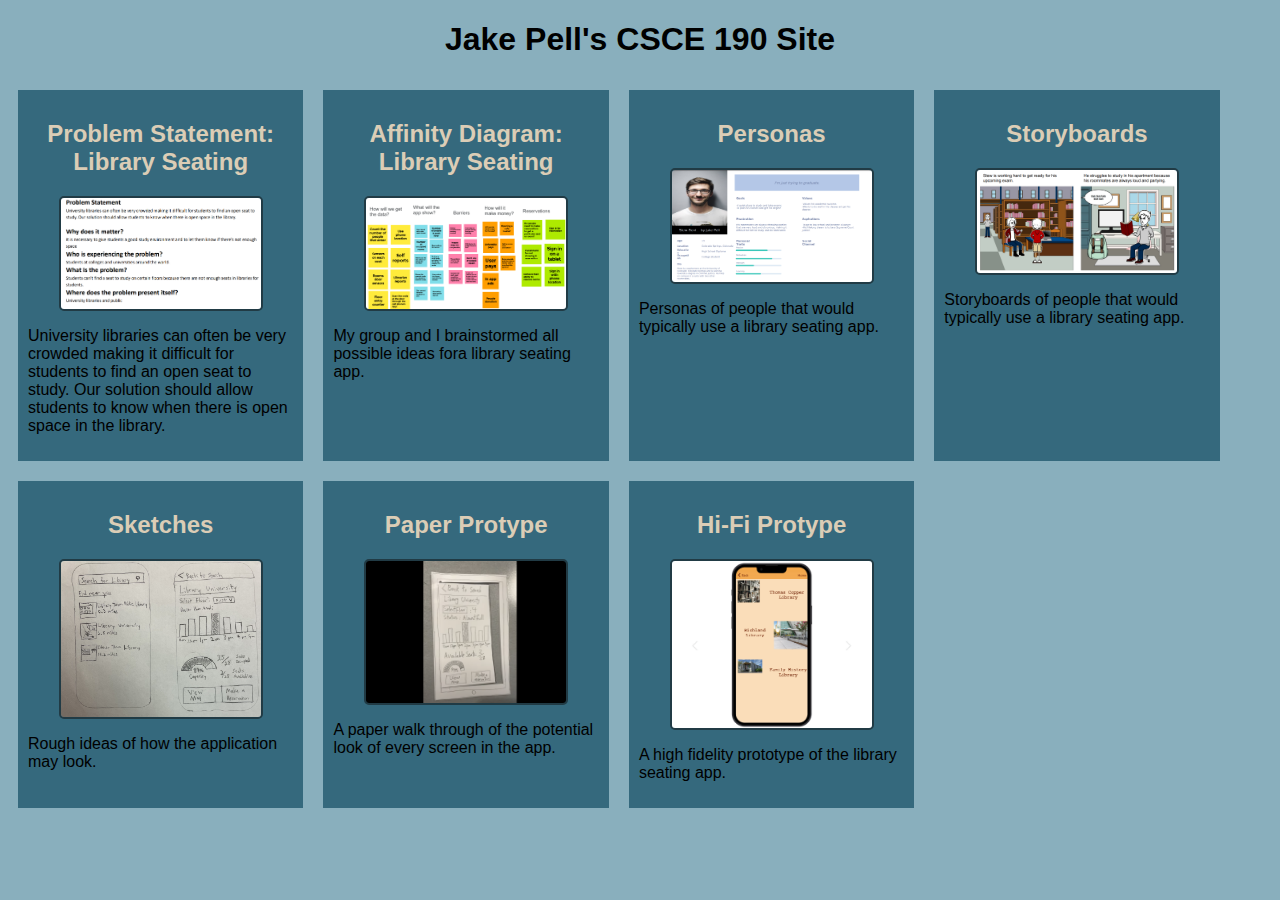
<file: index.html>
<!DOCTYPE html>
<html>
    <head>
        <title> CSCE 190: Jake Pell</title>
        <link rel="stylesheet" href="styles.css">
    </head>
        <body>
            <h1> Jake Pell's CSCE 190 Site</h1>
            <div class="assignments">
            <!-- Problem Statement Assignment -->
            <section class="assignment">
                <a href="files/Problem Statement.pdf"><h2> Problem Statement: Library Seating</h2></a>
                <a href="files/Problem Statement.pdf"><img src="images/Problem_Statement.png"></a>
                    <p>University libraries can often be very crowded making it difficult for students to find an open seat to
                        study. Our solution should allow students to know when there is open space in the library.</p>
                </section>
            </section>

            <!-- Affinity Diagram Assignment -->
            <section class="assignment">
                <a href="files/Affinity Diagram.pdf"><h2> Affinity Diagram: Library Seating</h2></a>
                <a href="files/Affinity Diagram.pdf"><img src="images/Affinity_Diagram.png"></a>
                    <p>
                        My group and I brainstormed all possible ideas fora library seating app.
                    </p>
            </section>

            <!-- Persona Assignment -->
            <section class="assignment">
                <a href="files/Personas.pdf"><h2> Personas</h2></a>
                <a href="files/Personas.pdf"><img src="images/personas.png"></a>
                    <p>
                        Personas of people that would typically use a library seating app.
                    </p>
            </section>

            <!-- Storyboard Assignment -->
            <section class="assignment">
                <a href="files/Storyboards.pdf"><h2> Storyboards</h2></a>
                <a href="files/Storyboards.pdf"><img src="images/Storyboards.png"></a>
                    <p>
                        Storyboards of people that would typically use a library seating app.
                    </p>
            </section>

            <!-- Sketch Assignment -->
            <section class="assignment">
                <a href="files/Personas.pdf"><h2> Sketches</h2></a>
                <a href="files/Sketches.pdf"><img src="images/Sketches.png"></a>
                    <p>
                        Rough ideas of how the application may look.
                    </p>
            </section>

            <!-- Prototype Assignment -->
            <section class="assignment">
                <a href="https://www.youtube.com/watch?v=ZLuI5_PPZIw&ab_channel=JakePell"><h2> Paper Protype</h2></a>
                <a href="https://www.youtube.com/watch?v=ZLuI5_PPZIw&ab_channel=JakePell"><img src="images/Prototype.png"></a>
                    <p>
                        A paper walk through of the potential look of every screen in the app.
                    </p>
            </section>

             <!-- hi-fi Prototype Assignment -->
            <section class="assignment">
                <a href="files/hifi-prototype/index.html"><h2> Hi-Fi Protype</h2></a>
                <a href="files/hifi-prototype/index.html"><img src="images/hifi-prototype.png"></a>
                    <p>
                        A high fidelity prototype of the library seating app.
                    </p>
            </section>
        </div>
        </body>
        
</html>
</file>
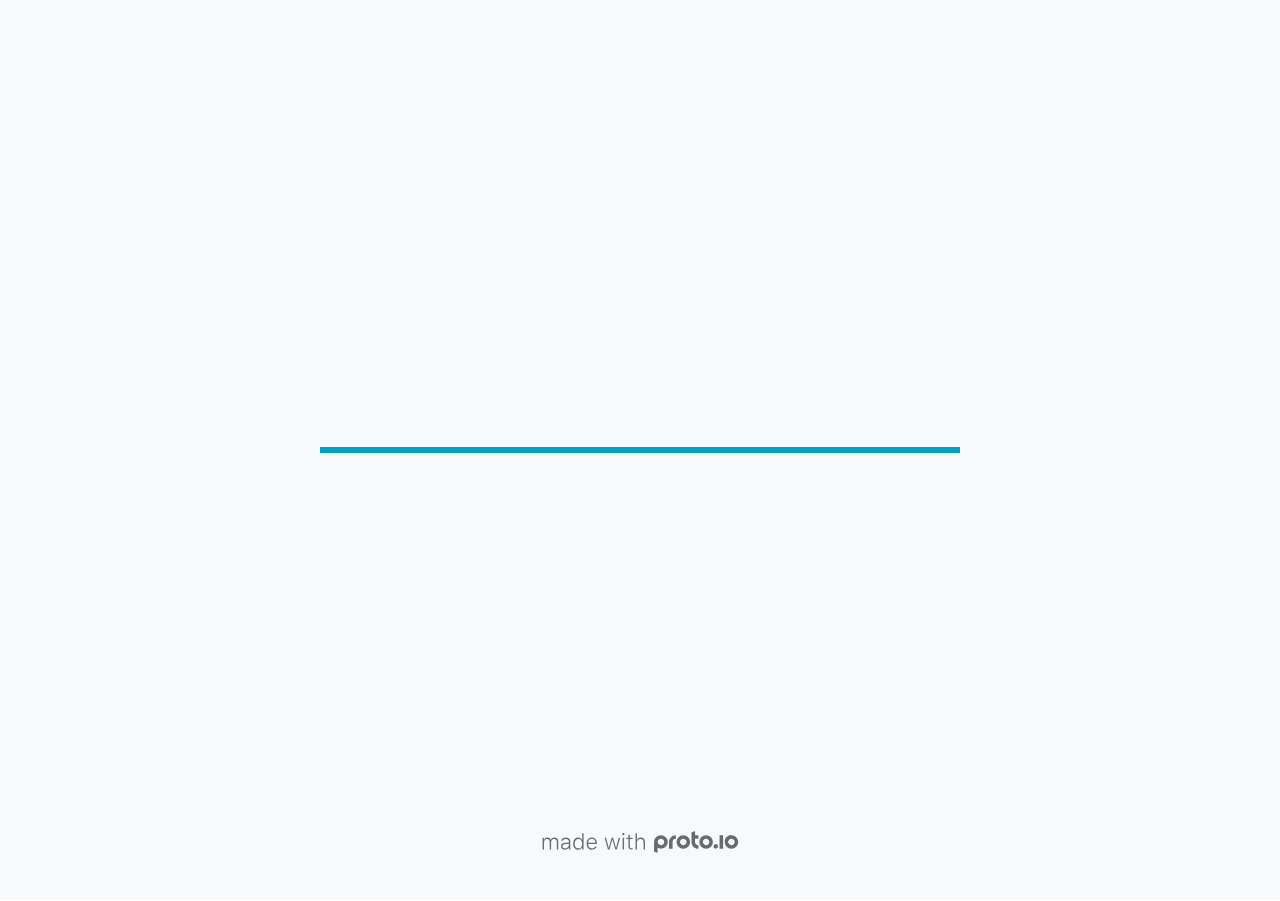
<file: files/hifi-prototype/index.html>
<!DOCTYPE HTML>
	<head>

		<meta charset="utf-8">

		<title>Library Seating App - Proto.io</title>

		
			<meta name="HandheldFriendly" content="True">
			<meta name="MobileOptimized" content="390"> 

			
			
			
			<meta name="viewport" content="minimum-scale=1.00, maximum-scale=1.00, initial-scale=1.00, user-scalable=no, shrink-to-fit=no" />

			
				<meta name="apple-mobile-web-app-capable" content="yes" />
				<meta name="apple-mobile-web-app-status-bar-style" content="black-translucent" />
			

			<meta name="format-detection" content="telephone=no">


			

            
            <link rel="icon" sizes="192x192" href="./src/assets/branding/android-icon-hires.png">
            <link rel="icon" sizes="128x128" href="./src/assets/branding/android-icon.png">

            
            <link href="./src/assets/branding/apple-touch-icon-retina180.png" sizes="180x180" rel="apple-touch-icon">

            
            <link href="./src/assets/branding/apple-touch-icon-retina.png" sizes="114x114" rel="apple-touch-icon">

            
            <link href="./src/assets/branding/apple-touch-icon.png" sizes="57x57" rel="apple-touch-icon">

            
            <link href="./src/assets/branding/startup.png" media="(device-width: 320px)" rel="apple-touch-startup-image">

            
            <link href="./src/assets/branding/startup-retina.png" media="(device-width: 320px) and (device-height: 480px) and (-webkit-device-pixel-ratio: 2)" rel="apple-touch-startup-image">

            
            <link href="./src/assets/branding/startup-568.png" media="(device-width: 320px) and (device-height: 568px) and (-webkit-device-pixel-ratio: 2)" rel="apple-touch-startup-image">

            
            <link href="./src/assets/branding/startup-retina-6.png" media="(device-width: 375px) and (device-height: 667px) and (orientation: portrait) and (-webkit-device-pixel-ratio: 2)" rel="apple-touch-startup-image">

            
            <link href="./src/assets/branding/startup-retina-6plus.png" media="(device-width: 414px) and (device-height: 736px) and (orientation: portrait) and (-webkit-device-pixel-ratio: 3)" rel="apple-touch-startup-image">

            
            <link href="./src/assets/branding/startup-retina-6plus-landscape.png" media="(device-width: 414px) and (device-height: 736px) and (orientation: landscape) and (-webkit-device-pixel-ratio: 3)" rel="apple-touch-startup-image">

            
            <link href="./src/assets/branding/startup-ipad.png" media="(device-width: 768px) and (orientation: portrait)" rel="apple-touch-startup-image">

            
            <link href="./src/assets/branding/startup-ipad-landscape.png" media="(device-width: 768px) and (orientation: landscape)" rel="apple-touch-startup-image">

            
            <link href="./src/assets/branding/startup-ipad-retina.png" media="(device-width: 768px) and (orientation: portrait) and (-webkit-device-pixel-ratio: 2)" rel="apple-touch-startup-image">

            
            <link href="./src/assets/branding/startup-ipad-landscape-retina.png" media="(device-width: 768px) and (orientation: landscape) and (-webkit-device-pixel-ratio: 2)" rel="apple-touch-startup-image">

            
            <link href="./src/assets/branding/startup-ipad-pro.png" media="(device-width: 1024px) and (orientation: portrait) and (-webkit-device-pixel-ratio: 2)" rel="apple-touch-startup-image">

            
            <link href="./src/assets/branding/startup-ipad-pro-landscape.png" media="(device-width: 1024px) and (orientation: landscape) and (-webkit-device-pixel-ratio: 2)" rel="apple-touch-startup-image">

			<meta http-equiv="cleartype" content="on"> 


			 
		    <script type="text/javascript" src="./scripts/plugins/jquery/jquery.js"></script>

			
				<link rel="stylesheet" href="./stylesheets/player-export.css" />
				<script type="text/javascript" src="./scripts/player-export.js"></script>
			

			
			<script type="text/javascript" src="./libraries/common/components.js"></script> 
			<link type="text/css" rel="Stylesheet" href="./libraries/common/components.1.00.css" /> 

			
					<script type="text/javascript" src="./libraries/ios9/components.js"></script> 
					<link type="text/css" rel="Stylesheet" href="./libraries/ios9/components.1.00.css" /> 
				
				<script type="text/javascript" src="./data/data.js"></script> 
			

		<style>
			body { width: 390px; height: 844px; }
			.landscape, .landscape .prx-page { min-height: 390px; }
			.portrait, .portrait .prx-page { min-height: 844px; }
		</style>

		<script type="text/javascript">

			prx.ver = '6.8.21.0';
			prx.url.account = 'https://jakepell.proto.io';
			prx.url.staticassets = 'https://gal.proto.io';
			prx.url.devices = 'https://dteyv52hbg2at.cloudfront.net/devices';
			prx.url.static = 'https://dteyv52hbg2at.cloudfront.net';
			prx.url.siteurl = 'proto.io';
			prx.url.crossmsg = 'https://jakepell.proto.io';

			prx.nodejsassetsserver = {};
			prx.nodejsassetsserver.host = ".proto.io";
			prx.nodejsassetsserver.subdomainprefix = "https://a3";
			prx.nodejsassetsserver.maxsubdomains = "20";

			prx.device_library = 'ios9';
			prx.devices[prx.device] = {
				name: prx.device
				,defaultOrientation: 'portrait'
				,portrait_applies: 1 //new
				,portrait: [390,844]
				,landscape_applies: 1 //new
				,landscape: [844,390]
				,allow_orientation_change: 1 //new
				,statusbar_skin: 'default' // new
				,statusbarheightportrait: 0
				,statusbarheightlandscape: 0
				,navigationbar_skin: 'default' //new
				,navigationbarheightportrait: 0
				,navigationbarheightlandscape: 0
				,normalportrait: [390,844]
				,normallandscape: [844,390]
				,device_s3bucket: 'ee774ce2-0226-4d4b-b35e-dd4649e6ed40'
				,dpr: '1.00'
				,deviceType: "iphone13"
                ,showiPhoneXNotch: false
                ,hasCustomSkinNotch: false
				,appleWatchRoundedCorners: false
				,scrollType: "default"
				,initialscale: 1.00
				,targetdensitydpi: "device-dpi"
			}
			// save a copy of the device in the player state
			prx.currentPlayerStatus.projectDevice = prx.toolbox.clone(prx.devices[prx.device]);
			prx.currentPlayerStatus.targetDevice = {"ISANDROIDTABLET":0,"ISIPOD":0,"ISCHROME":0,"ISIOS":1,"ISMSIE":0,"ISMOZILLA":0,"isAndroid-Pad":0,"ISOPERA":0,"ISWEBKIT":0,"SOSVERSION":{"CBUILDVER":"","CMAJORVER":"","CMINORVER":"","CTEXT":"","IMINORVER":0,"IMAJORVER":0,"IBUILDVER":0},"ISIPAD":0,"ISMOBILE":1,"ISSAFARI":0,"ISIPHONE":1,"ISWINDOWS":0,"ISWINDOWSTOUCH":0,"ISDEVICE":1,"ISANDROID":0,"ISCUSTOM":0};
			prx.releaseChannel = 'stable';

			prx.projectsettings.id = '1aacb7bd-18a9-434a-87a1-bb0c21a5eb90';
			prx.projectsettings.s3b = 'jakepell-1436311-3718d529-a181-a545-49418b0ea4cce019';
			prx.projectsettings.account = 'jakepell';
			prx.projectsettings.statusbar = '0'; 
			prx.projectsettings.statusbarapplies = '0';
			prx.projectsettings.navigationbar = '0';
			prx.projectsettings.navigationbarapplies = '0';
			prx.projectsettings.initialpageid = -1;
			
			
			prx.projectsettings.flashactions = 1;
			prx.projectsettings.gatrackingcode = '';

			prx.export2html = '1' == true;
			prx.mobPlayer = 0;

			prx.user.country = 'US';

			prx.s3Links = []; 
			var sLinkedAssets = [];
			

			prx.csrf_token = 'FE3A4F99D2ACE96E8DCC7F5792FA3CAB9A4469153A3EB671C3BCE10C8CF52C2D';

            

            
                            prx.assetsAccessToken = "eyJ0eXAiOiJKV1QiLCJhbGciOiJIUzI1NiJ9.eyJkIjp7InVpZCI6Ii0xIiwicHJvamVjdF9pZCI6IjFhYWNiN2JkLTE4YTktNDM0YS04N2ExLWJiMGMyMWE1ZWI5MCJ9LCJ2IjowLCJleHAiOjE2ODE5NTYyNzksImlhdCI6MTY4MTc3NjI3OX0.40Lr_sIM1xxA-QUQhR0BnivOEiOhr-dnYpqdQdXmnAE";

			prx.iniPlayer.iniPreLoad();

		</script>
	</head>

	

			<body class="player device-cursor-touch mobile-device-true " " id="mbd" >

				
				<div id="window-wrapper">
					<div id="dragarea"></div>
					<div id="statusbar"></div>
					<div id="underlay" style=""></div>

					<div class="prx-page" data-role="page" id="p-1" data-id="1"></div>
					
								<div class="prx-page" data-role="page" id="p-5" data-id="5"></div>
							
								<div class="prx-page" data-role="page" id="p-8" data-id="8"></div>
							
								<div class="prx-page" data-role="page" id="p-9" data-id="9"></div>
							
								<div class="prx-page" data-role="page" id="p-10" data-id="10"></div>
							
								<div class="prx-page" data-role="page" id="p-11" data-id="11"></div>
							
								<div class="prx-page" data-role="page" id="p-14" data-id="14"></div>
							
					<div id="navigationbar"></div>
					<div id="overlay"></div>
					<div id="trash"></div>
					<div id="quick-audios"></div>
				</div>

				 
			<div id="loader-wrapper">
				
				<div class="progress">
					<div class="progress-bar"></div>
				</div>
				<div id="poweredby"></div>
			</div>
			


			</body>
		

</html>
</file>
<file: styles.css>
body {
    background: #89AFBD;
    font-family:Arial, Arial, Helvetica, sans-serif;
}

.assignment {
    width:21%;
    padding: 10px;
    margin: 10px;
    padding:20px 10;
    background:#35697D;
}

.assignments {
    display:flex;
    flex-wrap:wrap;
}

.assignment img {
    width:200px;
    margin:10px;
    border:2px solid #213B45;
    border-radius:5px;
    display:block;
    margin:auto;
}

.assignment img:hover {
    border:4px dashed #89AFBD;
}

h1 {
    text-align: center;
}

h1:hover {
    color:#213B45;
    text-align: center;
}

h2 {
    text-align:center;
}

a {
    color:#DBCDB6;
    text-decoration:none;
}

a:hover {
    color: #89AFBD;
}
</file>
<file: files/hifi-prototype/stylesheets/player-export.css>
/*!
 * 
 *                                                                       
 *                              ::;;;;                                   
 *    ::,,,,::    ::,,  ,,,,::::::11ii::,,::,,,,::      ::::,,::,,,,::   
 *  ,,111111ii,,::1111::111111ii::111111::111111ii,,    ii11,,ii111111,, 
 *  11ii::;;11;;ii11::iiii::;;11;;11ii::ii11::::11ii    ii11;;11;;::ii11 
 *  11;;  ::11ii11;;::11ii  ::11ii11ii,,iiii..  iiii    ii11;;11::  ;;11 
 *  1111;;ii11;;11;;,,ii11::ii11;;ii11;;;;11;;;;11;;;;;;ii11::11ii;;11ii 
 *  11111111;;::11;;  ::ii1111;;  ::ii11::ii1111ii::11ii;;11,,;;1111ii:: 
 *  11;;,,::  ,,::,,      ::,,        ::::  ::::    ,,,,::::    ::,,     
 *  ;;;;                                                                 
 *                                                                       
 *  Build: 4/5/2023, 10:34:19 AM
 */

/*!
 * Waves v0.5.5
 * http://fian.my.id/Waves
 *
 * Copyright 2014 Alfiana E. Sibuea and other contributors
 * Released under the MIT license
 * https://github.com/fians/Waves/blob/master/LICENSE
 */.mask-inner{position:relative;background-size:100% 100%;background-repeat:no-repeat}.mask-inner .mask-inner{transform:none!important}.mask-border .mborder,.mask-filter{height:100%;width:100%}.mask-border .mborder{border:1px solid hsla(0,0%,100%,.8);position:absolute;pointer-events:none}.mask-border .area-border{border:1px solid #00a1c0;left:0;top:0;position:absolute;transform-origin:0 0;box-sizing:border-box}.mask-border .mask-radius{width:100%;height:100%;overflow:hidden;position:absolute}.mask-border .mask-radius .mask-radius-border{position:relative;width:100%;height:100%;border:1px solid hsla(0,0%,100%,.8)}.mask-border.hide-handles .prx-resizable-handle{opacity:0;pointer-events:none!important}.mask-border.hide-handles .area-border{border:1px dashed #b4bcbf}.mask-wrapper{overflow:hidden;height:100%;pointer-events:none}.mask-wrapper.borderPos-inside{box-sizing:border-box}.mask-wrapper.borderPos-outside{width:100%;height:100%}.mask-wrapper.borderPos-outside .mask-inner{box-sizing:content-box}.mask-edit-mode-handles{pointer-events:none}.mask-edit-mode-handles.hide-handles .prx-resizable-handle,.mask-edit-mode-handles.hide-handles .prx-rotate-handle{opacity:0;pointer-events:none!important}.mask-edit-mode-handles.hide-handles .xborder{border-color:#b4bcbf!important}abbr,address,article,aside,audio,b,blockquote,body,caption,cite,code,dd,del,dfn,div,dl,dt,em,fieldset,figure,footer,form,h1,h2,h3,h4,h5,h6,header,hgroup,html,i,iframe,img,ins,kbd,label,legend,li,mark,menu,nav,object,ol,p,pre,q,samp,section,small,span,strong,sub,sup,table,tbody,td,tfoot,th,thead,time,tr,ul,var,video{margin:0;padding:0;border:0;outline:0;font-size:100%;background:transparent}article,aside,details,figcaption,figure,footer,header,hgroup,nav,section{display:block}audio,canvas,video{display:inline-block;*display:inline;*zoom:1}[hidden],audio:not([controls]){display:none}html{font-size:100%;-webkit-text-size-adjust:100%;-ms-text-size-adjust:100%}body{margin:0;font-size:13px}body,button,input,select,textarea{font-family:sans-serif;color:#222}a{color:#00e}a:visited{color:#551a8b}a:hover{color:#06e}a:focus{outline:thin dotted}a:active,a:hover{outline:0}abbr[title]{border-bottom:1px dotted}b,strong{font-weight:700}blockquote{margin:1em 40px}dfn{font-style:italic}hr{display:block;height:1px;border:0;border-top:1px solid #ccc;margin:1em 0;padding:0}ins{background:#ff9;text-decoration:none}ins,mark{color:#000}mark{background:#ff0;font-style:italic;font-weight:700}code,kbd,pre,samp{font-family:monospace,serif;_font-family:courier new,monospace;font-size:1em}pre{white-space:pre;white-space:pre-wrap;word-wrap:break-word}q{quotes:none}q:after,q:before{content:"";content:none}small{font-size:85%}sub,sup{font-size:75%;line-height:0;position:relative;vertical-align:baseline}sup{top:-.5em}sub{bottom:-.25em}ol,ul{margin:1em 0;padding:0 0 0 40px}dd{margin:0 0 0 40px}nav ol,nav ul{list-style:none;list-style-image:none;margin:0;padding:0}img{border:0;-ms-interpolation-mode:bicubic}svg:not(:root){overflow:hidden}figure,form{margin:0}fieldset{margin:0}fieldset,legend{border:0;padding:0}legend{*margin-left:-7px}button,input,select,textarea{font-size:100%;margin:0;vertical-align:baseline;*vertical-align:middle}button,input{line-height:normal;*overflow:visible}table button,table input{*overflow:auto}[role=button],button,input[type=button],input[type=reset],input[type=submit]{-webkit-appearance:button}input[type=checkbox],input[type=radio]{box-sizing:border-box;padding:0}input[type=search]{-webkit-appearance:textfield;-moz-box-sizing:content-box;-webkit-box-sizing:content-box;box-sizing:content-box}input[type=search]::-webkit-search-decoration{-webkit-appearance:none}button::-moz-focus-inner{border:0;padding:0}textarea{overflow:auto;vertical-align:top;resize:vertical}input:invalid,textarea:invalid{background-color:#f0dddd}table{border-collapse:collapse;border-spacing:0}td{vertical-align:top}.nocallout{-webkit-touch-callout:none}textarea[contenteditable]{-webkit-appearance:none}.gifhidden{position:absolute;left:-100%}.ir{display:block;border:0;text-indent:-999em;overflow:hidden;background-color:transparent;background-repeat:no-repeat;text-align:left;direction:ltr}.ir br{display:none}.hidden{display:none!important;visibility:hidden}.visuallyhidden{border:0;clip:rect(0 0 0 0);height:1px;margin:-1px;overflow:hidden;padding:0;position:absolute;width:1px}.visuallyhidden.focusable:active,.visuallyhidden.focusable:focus{clip:auto;height:auto;margin:0;overflow:visible;position:static;width:auto}.invisible{visibility:hidden}.clearfix:after,.clearfix:before{content:"";display:table}.clearfix:after{clear:both}.clearfix{*zoom:1}@media print{*{background:transparent!important;color:#000!important;text-shadow:none!important;filter:none!important;-ms-filter:none!important}a,a:visited{text-decoration:underline}a[href]:after{content:" (" attr(href) ")"}abbr[title]:after{content:" (" attr(title) ")"}.ir a:after,a[href^="#"]:after,a[href^="javascript:"]:after{content:""}blockquote,pre{border:1px solid #999;page-break-inside:avoid}thead{display:table-header-group}img,tr{page-break-inside:avoid}img{max-width:100%!important}@page{margin:.5cm}h2,h3,p{orphans:3;widows:3}h2,h3{page-break-after:avoid}}#eval-iframe{display:none}body{-webkit-appearance:none;-webkit-box-flex:1;-webkit-touch-callout:none;-webkit-tap-highlight-color:rgba(0,0,0,0)}*{-webkit-user-select:none;-khtml-user-select:none;-moz-user-select:-moz-none;-o-user-select:none;user-select:none}input,textarea{-webkit-user-select:text;-khtml-user-select:text;-moz-user-select:text;-o-user-select:text;user-select:text}#dragarea{font-family:Helvetica,Arial,sans-serif;text-align:left}.text{height:95%;overflow:auto}.wrap{overflow:hidden}.pos,.spos{position:absolute}.action-highlight{position:absolute;top:0;left:0;height:100%;width:100%;background:rgba(255,255,0,.5);background:rgba(64,208,255,.3);opacity:0;pointer-events:none;-webkit-transition:opacity .2s ease-in;transition:opacity .2s ease-in;border:2px solid #40c8f4;padding:3px;box-sizing:border-box}.action-highlight-simple-visible,.action-highlight-visible{opacity:1}#appModeNote{background-color:#333;border-top:5px solid #000;bottom:0;color:#f0f0f0;display:none;font-family:helvetica;left:0;padding:10px 0;position:fixed;text-align:center;width:100%}#appModeNote em{display:block;font-size:20px;font-weight:700;line-height:26px}#appModeNote span{display:block;font-size:14px;line-height:20px}.hidden{display:none}.prx-page.loadedFrom{display:block}.prx-page.loadedTo{z-index:999999}.prx-page.loadedTo-1{z-index:10000000}.prx-page.loadedTo-2{z-index:10000001}.prx-page.loadedTo-3{z-index:10000002}.prx-page.loadedTo-4{z-index:10000003}.prx-page.loadedTo-5{z-index:10000004}.prx-page.loadedTo-6{z-index:10000005}.prx-page.loadedTo-7{z-index:10000006}.prx-page.loadedTo-8{z-index:10000007}.prx-page.loadedTo-9{z-index:10000008}.prx-page.loadedTo-10{z-index:10000009}.prx-page.loadedTo-11{z-index:10000010}.prx-page.loadedTo-12{z-index:10000011}.prx-page.loadedTo-13{z-index:10000012}.prx-page.loadedTo-14{z-index:10000013}.prx-page.loadedTo-15{z-index:10000014}.prx-page.loadedTo-16{z-index:10000015}.prx-page.loadedTo-17{z-index:10000016}.prx-page.loadedTo-18{z-index:10000017}.prx-page.loadedTo-19{z-index:10000018}.prx-page.loadedTo-20{z-index:10000019}.prx-page.loadedTo-21{z-index:10000020}.prx-page.loadedTo-22{z-index:10000021}.prx-page.loadedTo-23{z-index:10000022}.prx-page.loadedTo-24{z-index:10000023}.prx-page.loadedTo-25{z-index:10000024}.prx-page.loadedTo-26{z-index:10000025}.prx-page.loadedTo-27{z-index:10000026}.prx-page.loadedTo-28{z-index:10000027}.prx-page.loadedTo-29{z-index:10000028}.prx-page.loadedTo-30{z-index:10000029}#navigationbar,#statusbar{background:transparent 0 0;display:block;width:100%;border:0;top:0;position:fixed;z-index:1}#loader-wrapper{background:#f8f9fa;height:100%;left:0;position:fixed;top:0;width:100%;z-index:99999;font-size:11px}#loader-wrapper .progress{position:absolute;top:50%;left:50%;transform:translate(-50%,-50%);-ms-transform:translate(-50%,-50%);-webkit-transform:translate(-50%,-50%);width:50%;height:4px;background-color:#ddd}#loader-wrapper .progress-bar{position:relative;width:0;height:4px;-webkit-transition:.4s linear;-moz-transition:.4s linear;-o-transition:.4s linear;transition:.4s linear;-webkit-transition-property:width,background-color;-moz-transition-property:width,background-color;-o-transition-property:width,background-color;transition-property:width,background-color}#loader-wrapper .progress-bar:before,.progress-bar:after{content:"";position:absolute;top:0;left:0;right:0}#loader-wrapper .progress-bar:before{bottom:0;background-color:#ddd}#loader-wrapper .progress-bar:after{z-index:2;bottom:0;background:#00a1c0}#loader-wrapper #app-icon{position:absolute;top:50%;left:50%;transform:translate(-50%,-150%);-ms-transform:translate(-50%,-150%);-webkit-transform:translate(-50%,-150%);width:114px;height:114px}#loader-wrapper #poweredby{position:absolute;bottom:5%;left:50%;transform:translate(-50%);-ms-transform:translate(-50%);-webkit-transform:translate(-50%);width:100%;height:16px;background-image:url(/images/player/player-logo.svg);background-repeat:no-repeat;background-position:top;background-size:auto 200%;z-index:99999}body{-moz-transition:opacity .3s linear;-o-transition:opacity .3s linear;-webkit-transition:opacity .3s linear;transition:opacity .3s linear}.reloading{background:#fff!important;opacity:0}@media (min-width:481px) and (max-width:1079px){#loader-wrapper .progress,#loader-wrapper .progress-bar{height:4px}}@media (min-width:1080px){#loader-wrapper #poweredby{height:24px}#loader-wrapper .progress,#loader-wrapper .progress-bar{height:6px}}@media (width:1280px) and (height:768px){#loader-wrapper .progress,#loader-wrapper .progress-bar{height:2px}}.pointer-events-none{pointer-events:none!important}body .prx-page{-webkit-trans1form:translate3d(0,0,0)}.prx-page .type-symbol .box{-w1ebkit-transform:translateZ(0)}html{background:transparent}body{background:#fff;overflow:hidden}body.mobile-device-true *{-webkit-text-size-adjust:100%}body.mobile-device-false *{-webkit-text-size-adjust:initial}#window-wrapper{width:100%;height:100%;overflow:hidden;position:relative}#dragarea{background:transparent;display:none}#overlay,#quick-audios,#trash,#underlay{position:absolute;top:0;left:0}#quick-audios,#trash{display:none}.visible{display:block!important}.iScrollHorizontalScrollbar,.iScrollVerticalScrollbar{z-index:auto!important}.overlay{position:fixed;left:0;right:0;bottom:0;top:0}.ui-mobile-viewport-transitioning,.ui-mobile-viewport-transitioning .prx-page{o1verflow:visible!important}.box[style*="z-index:0;"],.box[style*="z-index: 0;"]{z-index:auto!important}.box[data-mpoverlay="1"]{pos1ition:fixed}#temp-for-external-link{display:none}#dragarea,html{background:transparent!important}.hide{display:none!important}*{outline:none}.ghost-component,.ghost-component *,.ghost-component .box *{pointer-events:none!important}#statusbar{position:fixed!important}.prx-page{position:absolute;display:none}.prx-page.prx-page-active,.prx-page[class*=prx-page-transitioning-]{display:block}.prx-page[class*=prx-page-transitioning-]{overflow:hidden}.prx-page.prx-page-transitioning-overlay-in-source,.prx-page.prx-page-transitioning-overlay-out-target{overflow:visible}.prx-page.prx-page-below{z-index:10}.prx-page.prx-page-above{z-index:20}#overlay{z-index:30}.prx-page.prx-page-transition-flip,.prx-page.prx-page-transition-turn{-webkit-backface-visibility:hidden;-moz-backface-visibility:hidden;backface-visibility:hidden}.prx-page.prx-page-transition-turn{-webkit-transform:translateZ(0);-moz-transform:translateZ(0);-webkit-transform-origin:0 center;-moz-transform-origin:0 center;transform-origin:0 center;transform:translateZ(0)}.prx-page.prx-page-transition-flow:not(.prx-page-transition-flow-overlay),.prx-page.prx-page-transition-overlay-top{box-shadow:0 0 20px rgba(0,0,0,.4)}.prx-page-above.prx-page-transition-notificationInWatchOS{transition:background-color .45s ease-out}.prx-page-above.prx-page-transition-notificationInWatchOS.prx-page-transition-notificationInWatchOS-notification-in{background-color:transparent!important;transition:background-color 0s ease-out}.device-cursor-touch,.device-cursor-touch *{cursor:url(/images/player/touch-cursor-64.png) 32 32,default!important;cursor:-webkit-image-set(url("/images/player/touch-cursor-64.png") 1x,url("/images/player/touch-cursor-64@2x.png") 2x) 32 32,default!important}.device-cursor-web,.device-cursor-web *{cursor:default}.device-cursor-web .delayedtap,.device-cursor-web .delayedtap *,.device-cursor-web .interaction-click,.device-cursor-web .interaction-click *,.device-cursor-web .interaction-tap,.device-cursor-web .interaction-tap *,.device-cursor-web .release,.device-cursor-web .release *,.device-cursor-web .touch,.device-cursor-web .touch *{cursor:pointer;cursor:hand}.device-cursor-web [data-component-type=text]{cursor:default}.device-cursor-web .move,.device-cursor-web .move *{cursor:move}.device-cursor-web input,.device-cursor-web textarea{cursor:text}.do-chrome-fix #window-wrapper{-webkit-perspective:1}.do-chrome-fix .pos{-webkit-backface-visibility:hidden;-webkit-transform:translateZ(0)}.do-chrome-fix *{-w1ebkit-transform:translateZ(0) scale(1) scaleX(1) skew(0deg,0deg) skewX(0deg) skewY(0deg) rotateX(0deg) rotateY(0deg) rotate(0deg)}.do-chrome-fix.dont-do-chrome-fix #window-wrapper{-webkit-perspective:none}.do-chrome-fix.dont-do-chrome-fix .pos{-webkit-backface-visibility:visible;-webkit-transform:none}.prx-page-transitioning:not(.prx-page-transitioning-overlay-in-source):not(.loadedFrom) [data-mpoverlay="1"]{display:none}#fps{position:fixed;z-index:9999;font-size:18px;top:20px;left:20px;background:rgba(0,0,0,.8);border-radius:6px;color:#fff;padding:3px 10px}#fps,.cbutton{pointer-events:none}.cbutton{position:absolute;display:inline-block;padding:0;border:none;background:none;color:#286aab;font-size:1.4em;overflow:visible;-webkit-transition:color .7s;transition:color .7s;-webkit-tap-highlight-color:rgba(0,0,0,0)}.cbutton.cbutton--click,.cbutton:focus{outline:none;color:#3c8ddc}.cbutton:after{position:absolute;width:100%;height:100%;border-radius:50%;content:"";opacity:0;pointer-events:none}.cbutton--effect-jelena:after{border:3px solid hsla(0,0%,82.7%,.7)}.cbutton--effect-jelena.cbutton--click:after{-webkit-animation:anim-effect-jelena .3s ease-out forwards;animation:anim-effect-jelena .3s ease-out forwards}@-webkit-keyframes anim-effect-jelena{0%{opacity:1;-webkit-transform:scale3d(.6,.6,1);transform:scale3d(.6,.6,1)}to{opacity:0;-webkit-transform:scale3d(1.2,1.2,1);transform:scale3d(1.2,1.2,1)}}@keyframes anim-effect-jelena{0%{opacity:1;-webkit-transform:scale3d(.5,.5,1);transform:scale3d(.5,.5,1)}to{opacity:0;-webkit-transform:scale3d(1.2,1.2,1);transform:scale3d(1.2,1.2,1)}}.cbutton--effect-sanja:after{background:hsla(0,0%,75.3%,.3)}.cbutton--effect-sanja.cbutton--click:after{-webkit-animation:anim-effect-sanja 1s ease-out forwards;animation:anim-effect-sanja 1s ease-out forwards}@-webkit-keyframes anim-effect-sanja{0%{opacity:1;-webkit-transform:scale3d(.5,.5,1);transform:scale3d(.5,.5,1)}25%{opacity:1;-webkit-transform:scaleX(1);transform:scaleX(1)}to{opacity:0;-webkit-transform:scaleX(1);transform:scaleX(1)}}@keyframes anim-effect-sanja{0%{opacity:1;-webkit-transform:scale3d(.5,.5,1);transform:scale3d(.5,.5,1)}25%{opacity:1;-webkit-transform:scaleX(1);transform:scaleX(1)}to{opacity:0;-webkit-transform:scaleX(1);transform:scaleX(1)}}#log{position:fixed;z-index:9999;font-size:24px;top:20px;right:20px;pointer-events:none}.watchOSscrollbars .iScrollVerticalScrollbar{position:fixed!important;width:12px!important;background-color:hsla(0,0%,100%,.3)!important;border-radius:8px!important;z-index:99999!important}.watchOSscrollbars .iScrollIndicator{background:#fff!important;border-radius:8px!important;left:2px!important;width:8px!important}.applewatch-rounded-corners{-webkit-clip-path:inset(0 0 0 0 round 63px);clip-path:inset(0 0 0 0 round 63px)}.group-action-prediv{position:absolute}.player .type-symbol.type-symbol-transparent .group-action-prediv{pointer-events:auto}.initialise-hidden-container{display:block!important;visibility:hidden!important}.a-enter-vr{height:0!important}.fullscreen-vr .prx-page{transform:none!important;position:fixed!important}

/*!
 * Waves v0.5.5
 * http://fian.my.id/Waves
 *
 * Copyright 2014 Alfiana E. Sibuea and other contributors
 * Released under the MIT license
 * https://github.com/fians/Waves/blob/master/LICENSE
 */.waves-effect{position:relative;overflow:hidden}.waves-effect.box{position:absolute}.waves-effect .waves-ripple{position:absolute;border-radius:50%;width:100px;height:100px;margin-top:-50px;margin-left:-50px;opacity:0;background-color:rgba(0,0,0,.2);pointer-events:none}.waves-effect.waves-light .waves-ripple{background-color:hsla(0,0%,100%,.4)}.waves-button,.waves-circle{-webkit-mask-image:-webkit-radial-gradient(circle,#fff 100%,#000 0);mask-image:radial-gradient(circle,#fff 100%,#000 0)}.waves-button,.waves-button-input,.waves-button:hover,.waves-button:link,.waves-button:visited{white-space:nowrap;vertical-align:middle;cursor:pointer;border:none;outline:none;color:inherit;background-color:transparent;font-size:14px;text-align:center;text-decoration:none;z-index:1}.waves-button{padding:10px 15px;border-radius:2px}.waves-button-input{margin:0;padding:10px 15px}.waves-input-wrapper{border-radius:2px;vertical-align:bottom}.waves-input-wrapper.waves-button{padding:0}.waves-input-wrapper .waves-button-input{position:relative;top:0;left:0;z-index:1}.waves-block{display:block}a.waves-effect .waves-ripple{z-index:-1}#loader-wrapper #poweredby{background-image:url(../images/player/player-logo.svg)!important}.device-cursor-touch,.device-cursor-touch *{cursor:url(../images/player/touch-cursor-64.png) 32 32,default!important;cursor:-webkit-image-set(url("../images/player/touch-cursor-64.png") 1x,url("../images/player/touch-cursor-64@2x.png") 2x) 32 32,default!important}
</file>
<file: files/hifi-prototype/libraries/common/components.1.00.css>
.type-shapes .shape-wrapper{width:100%;height:100%;-moz-box-sizing:border-box;-webkit-box-sizing:border-box;box-sizing:border-box;background-clip:content-box}.type-shapes .shapes-text-container{position:absolute;top:0;left:0;right:0;display:table;width:100%;height:100%;text-align:center}.type-shapes .shapes-text-container>span{display:table-cell;vertical-align:middle}.type-shapes svg{overflow:visible}.player .type-symbol{overflow:hidden}.player .type-symbol.symbol-scroll{-webkit-perspective:1000}.player .type-symbol.type-symbol-transparent{pointer-events:none !important}.player .type-symbol.type-symbol-transparent .box{pointer-events:auto}.type-symbol.fullscreen{transform:none !important;width:100vw !important;height:100vh !important}.type-symbol>.type-symbol-hover-message,.type-symbol.ui-draggable-dragging:hover>.type-symbol-hover-message,.type-symbol.prx-resizable-resizing:hover>.type-symbol-hover-message{display:none;position:absolute;color:#fff;font-family:Helvetica,Arial,sans-serif !important;background:rgba(0,0,0,.7);top:50%;left:50%;text-align:center;position:absolute;pointer-events:none;width:70px;height:30px;line-height:15px;font-size:10px !important;border-radius:3px;margin:-20px 0 0 -40px;padding:5px}.type-symbol:hover>.type-symbol-hover-message{display:block}.type-vrsymbol.fullscreen{transform:none !important;width:100vw !important;height:100vh !important}.type-vrsymbol.fullscreen canvas{width:100vw !important;height:100vh !important}.type-vrsymbol>.type-vrsymbol-hover-message,.type-vrsymbol.ui-draggable-dragging:hover>.type-vrsymbol-hover-message,.type-vrsymbol.prx-resizable-resizing:hover>.type-vrsymbol-hover-message{display:none;position:absolute;color:#fff;font-family:Helvetica,Arial,sans-serif !important;background:rgba(0,0,0,.7);top:50%;left:50%;text-align:center;position:absolute;pointer-events:none;width:70px;height:30px;line-height:15px;font-size:10px !important;border-radius:3px;margin:-20px 0 0 -40px;padding:5px}.type-vrsymbol:hover>.type-vrsymbol-hover-message{display:block}.type-text.v2-text .text-contents{o1verflow:hidden;width:100%;height:100%}.type-text.v2-text.box [data-editableProperty]{word-wrap:break-word !important}.type-text .autoresize{white-space:nowrap}.player .type-text .autoResize-true{white-space:nowrap}.type-richtext p{margin:0;line-height:normal}.type-rectangle .inner-rec{position:absolute;width:100%;height:100%;-moz-box-sizing:border-box;-webkit-box-sizing:border-box;box-sizing:border-box;background-clip:content-box}.type-rectangle .shapes-image-background{top:0;left:0;width:100%;height:100%;position:absolute;background-position:center;background-repeat:no-repeat}.type-rectangle[data-shape-type=oval] .shapes-image-background{border-radius:50%}.type-rectangle .shapes-text-container{display:table;width:100%;height:100%;text-align:center}.type-rectangle .shapes-text-container>span{display:table-cell;vertical-align:middle}.type-horizontalline .inner{width:100%;height:0}.type-verticalline .inner{width:0;height:100%}.type-actionarea .inner-rec{width:100%;height:100%}.type-actionarea .inner-rec div{width:100%;height:100%;background:#40c8f4;opacity:.4;-moz-box-sizing:border-box;-webkit-box-sizing:border-box;box-sizing:border-box}.type-actionarea .inner-rec div:before{content:" ";display:block;position:absolute;top:50%;left:50%;width:24px;height:24px;margin:-12px 0 0 -12px}.player .type-actionarea .inner-rec div{background:transparent}.player .type-actionarea .inner-rec div:before{background-image:none}.type-image,.type-image .type-image-wrapper{background:0 0 repeat;background-size:100% 100%;width:100%;height:100%;background-clip:content-box;transform:translate3d(0px, 0px, 0px)}.type-image .type-image-wrapper.type-image-svg{background:center center no-repeat;background-size:contain;transform:translate3d(0px, 0px, 0px)}.type-image .type-image-wrapper img{display:none}.player .type-image .type-image-wrapper.gif img{display:block !important;width:1px;height:1px;opacity:.1}.type-image.type-image-repeater,.type-image.type-image-repeater .type-image-wrapper{background-size:auto}.type-image .image-inner{width:100%;height:100%}.type-image .image-inner.borderPos-inside .type-image-wrapper{box-sizing:border-box;background-origin:border-box}.type-image .image-inner.borderPos-outside{display:-webkit-box;display:-moz-box;display:-ms-flexbox;display:-webkit-flex;display:flex;-moz-flex-flow:row;-ms-flex-flow:row;-webkit-flex-flow:row;flex-flow:row;-moz-box-orient:horizontal;-ms-box-orient:horizontal;-webkit-box-orient:horizontal;box-orient:horizontal;-ms-align-items:center;-webkit-align-items:center;align-items:center;-ms-box-align:center;-webkit-box-align:center;box-align:center;-ms-flex-align:center;-webkit-flex-align:center;flex-align:center;-ms-justify-content:center;-webkit-justify-content:center;justify-content:center;-ms-box-pack:center;-webkit-box-pack:center;box-pack:center;-ms-flex-pack:center;-webkit-flex-pack:center;flex-pack:center}.type-image .image-inner.borderPos-outside .type-image-wrapper{-ms-flex-shrink:0;-webkit-flex-shrink:0;flex-shrink:0;box-sizing:content-box}.type-image .mask-inner .type-image-wrapper{transform:none}.type-image>.type-image-hover-message,.type-image.ui-draggable-dragging:hover>.type-image-hover-message,.type-image.prx-resizable-resizing:hover>.type-image-hover-message{display:none;position:absolute;color:#fff;font-family:Helvetica,Arial,sans-serif !important;background:rgba(0,0,0,.7);top:50%;left:50%;text-align:center;position:absolute;pointer-events:none;width:70px;height:30px;line-height:15px;font-size:10px !important;border-radius:3px;margin:-20px 0 0 -40px;padding:5px}.type-image:hover>.type-image-hover-message{display:block}.type-placeholder .bg{position:absolute;width:100%;height:100%;-moz-box-sizing:border-box;-webkit-box-sizing:border-box;box-sizing:border-box}.type-placeholder .diagonal{border:0px solid transparent;position:absolute;-moz-box-sizing:border-box;-webkit-box-sizing:border-box;box-sizing:border-box}.type-placeholder .diagonal1{-moz-transform-origin:0 0;-webkit-transform-origin:0 0;-o-transform-origin:0 0;transform-origin:0 0}.type-placeholder .diagonal2{-moz-transform-origin:right top;-webkit-transform-origin:right top;-o-transform-origin:right top;transform-origin:right top}.type-placeholder .contents{width:100%;height:100%;display:-webkit-box;display:-moz-box;display:-ms-flexbox;display:-webkit-flex;display:flex;-ms-justify-content:center;-webkit-justify-content:center;justify-content:center;-ms-box-pack:center;-webkit-box-pack:center;box-pack:center;-ms-flex-pack:center;-webkit-flex-pack:center;flex-pack:center;-ms-align-items:center;-webkit-align-items:center;align-items:center;-ms-box-align:center;-webkit-box-align:center;box-align:center;-ms-flex-align:center;-webkit-flex-align:center;flex-align:center}.type-placeholder .contents>span{display:inline-block}.type-placeholder .contents span[data-editableproperty]:empty{padding:0}.type-webview .webview-scroll-wrapper{width:100%;height:100%;-webkit-overflow-scrolling:touch;overflow:auto}.type-webview iframe{width:100%;height:100%;border:none}.type-html iframe{width:100%;height:100%;overflow:hidden;border:none}.type-animationtarget{position:relative}.type-animationtarget.type-animatiotarget-fixed-positioning{position:absolute}.type-animationtarget .animationtarget-circle{-moz-box-sizing:border-box;-webkit-box-sizing:border-box;box-sizing:border-box;width:0;height:0;position:absolute;top:0;left:0;border-radius:50%;display:none}.type-animationtarget .animationtarget-vertical{position:absolute;top:0}.type-animationtarget .animationtarget-horizontal{position:absolute;top:0%;left:0}.player .type-animationtarget{opacity:0 !important;pointer-events:none !important}.type-bannerad .bannerad-outer{display:table;height:100%;width:100%}.type-bannerad .bannerad-inner{display:table-cell;position:relative;text-align:center;vertical-align:middle;width:100%;background-size:100% 100%}.type-tooltip .tooltip-content-wrapper{width:100%;height:100%;position:relative}.type-tooltip .tooltip-content-wrapper .tooltip-outer{position:absolute;overflow:hidden}.type-tooltip .tooltip-content-wrapper .tooltip{position:absolute;-moz-transform:rotate(45deg);-webkit-transform:rotate(45deg);transform:rotate(45deg);filter:progid:DXImageTransform.Microsoft.Matrix(sizingMethod="auto expand", M11=0.7071067811865476, M12=-0.7071067811865475, M21=0.7071067811865475, M22=0.7071067811865476);-ms-filter:"progid:DXImageTransform.Microsoft.Matrix(SizingMethod='auto expand', M11=0.7071067811865476, M12=-0.7071067811865475, M21=0.7071067811865475, M22=0.7071067811865476)";-moz-box-sizing:border-box;-webkit-box-sizing:border-box;box-sizing:border-box}.type-tooltip .tooltip-content-wrapper .tooltip-content-outer{position:absolute;width:100%;height:100%;-moz-box-sizing:border-box;-webkit-box-sizing:border-box;box-sizing:border-box}.type-tooltip .tooltip-content-wrapper .tooltip-content{width:100%;height:100%;overflow:hidden;padding:10px;-moz-box-sizing:border-box;-webkit-box-sizing:border-box;box-sizing:border-box}.type-tooltip.verticalAlignCenter .tooltip-content{display:-webkit-box;display:-moz-box;display:-ms-flexbox;display:-webkit-flex;display:flex;-ms-box-align:center;-webkit-box-align:center;box-align:center;-ms-flex-align:center;-webkit-flex-align:center;flex-align:center;-ms-align-items:center;-webkit-align-items:center;align-items:center}.type-tooltip.verticalAlignCenter .tooltip-content .tooltip-text{width:100%}.type-vectoranimation .type-vectoranimation-wrapper{width:100%;height:100%}.type-vectoranimation .bodymovin,.type-vectoranimation .bodymovin-player{width:100%;height:100%}.type-vectoranimation .vector-inner{width:100%;height:100%}.type-vectoranimation .vector-inner.borderPos-inside .type-vectoranimation-wrapper{box-sizing:border-box;background-origin:border-box;overflow:hidden}.type-vectoranimation .vector-inner.borderPos-outside{display:-webkit-box;display:-moz-box;display:-ms-flexbox;display:-webkit-flex;display:flex;-moz-flex-flow:row;-ms-flex-flow:row;-webkit-flex-flow:row;flex-flow:row;-moz-box-orient:horizontal;-ms-box-orient:horizontal;-webkit-box-orient:horizontal;box-orient:horizontal;-ms-align-items:center;-webkit-align-items:center;align-items:center;-ms-box-align:center;-webkit-box-align:center;box-align:center;-ms-flex-align:center;-webkit-flex-align:center;flex-align:center;-ms-justify-content:center;-webkit-justify-content:center;justify-content:center;-ms-box-pack:center;-webkit-box-pack:center;box-pack:center;-ms-flex-pack:center;-webkit-flex-pack:center;flex-pack:center}.type-vectoranimation .vector-inner.borderPos-outside .type-vectoranimation-wrapper{-ms-flex-shrink:0;-webkit-flex-shrink:0;flex-shrink:0;box-sizing:content-box}.type-vectoranimation>.type-vectoranimation-hover-message,.type-vectoranimation.ui-draggable-dragging:hover>.type-vectoranimation-hover-message,.type-vectoranimation.prx-resizable-resizing:hover>.type-vectoranimation-hover-message{display:none;position:absolute;color:#fff;font-family:Helvetica,Arial,sans-serif !important;background:rgba(0,0,0,.7);top:50%;left:50%;text-align:center;position:absolute;pointer-events:none;width:70px;height:45px;line-height:15px;font-size:10px !important;border-radius:3px;margin:-27px 0 0 -40px;padding:5px}.type-vectoranimation:hover>.type-vectoranimation-hover-message{display:block}.type-basic-tabbar ul{margin:0;padding:0;list-style:none;height:100%}.type-basic-tabbar ul li{margin:0;padding:0;float:left;text-align:center;height:100%;position:relative}.type-basic-tabbar ul li:first-child{border-left:0 none !important}.type-basic-tabbar ul li input{display:none}.type-basic-tabbar ul li label{width:100%;height:100%;display:block}.type-basic-tabbar ul li label .icon-wrapper{width:100%;height:100%;display:block}.type-basic-tabbar ul li label .icon{height:100%;background-position:center center;background-repeat:no-repeat;background-size:auto 60%;-webkit-mask-size:auto 60%;mask-size:auto 60%;-webkit-mask-repeat:no-repeat;mask-repeat:no-repeat;-webkit-mask-position:center center;mask-position:center center}.type-basic-tabbar.type-basic-tabbar-icon-top ul li label .icon{height:75%}.type-basic-tabbar.type-basic-tabbar-icon-top ul li label .caption{display:inline-block;width:100%;height:25%;float:left}.type-generic-onoffswitch input[type=checkbox]{display:none}.type-generic-onoffswitch label{display:block;overflow:hidden}.type-generic-onoffswitch .onoffswitch-inner{width:200%;margin-left:-100%;-moz-transition:margin .3s ease-in 0s;-webkit-transition:margin .3s ease-in 0s;-ms-transition:margin .3s ease-in 0s;-o-transition:margin .3s ease-in 0s;transition:margin .3s ease-in 0s}.type-generic-onoffswitch input:checked+label .onoffswitch-inner{margin-left:0}.type-generic-onoffswitch .onoffswitch-inner div{float:left;width:50%;color:#fff;font-family:Trebuchet,Arial,sans-serif;font-weight:bold;-moz-box-sizing:border-box;-webkit-box-sizing:border-box;-ms-box-sizing:border-box;-o-box-sizing:border-box;box-sizing:border-box}.type-generic-onoffswitch .onoffswitch-inner .active{background-color:#2fccff;color:#fff}.type-generic-onoffswitch .onoffswitch-inner .inactive{background-color:#eee;color:#999;text-align:right}.type-generic-onoffswitch .onoffswitch-switch{background:#fff;position:absolute;top:0;bottom:0;-moz-transition:right .3s ease-in 0s;-webkit-transition:right .3s ease-in 0s;-ms-transition:right .3s ease-in 0s;-o-transition:right .3s ease-in 0s;transition:right .3s ease-in 0s}.type-generic-onoffswitch input:checked+label .onoffswitch-switch{right:0px !important}.type-datetime #background{box-sizing:border-box;margin:0;padding:0;height:100%;overflow:hidden;display:-webkit-box;display:-moz-box;display:-ms-flexbox;display:-webkit-flex;display:flex;-ms-justify-content:center;-webkit-justify-content:center;justify-content:center;-ms-box-pack:center;-webkit-box-pack:center;box-pack:center;-ms-flex-pack:center;-webkit-flex-pack:center;flex-pack:center;-ms-align-items:center;-webkit-align-items:center;align-items:center;-ms-box-align:center;-webkit-box-align:center;box-align:center;-ms-flex-align:center;-webkit-flex-align:center;flex-align:center}.type-datetime #datetime{width:100%}.type-basic-button .basic-button-inner{height:100%;width:100%;-moz-box-sizing:border-box;box-sizing:border-box;display:-webkit-box;display:-moz-box;display:-ms-flexbox;display:-webkit-flex;display:flex;-ms-box-pack:center;-webkit-box-pack:center;box-pack:center;-ms-flex-pack:center;-webkit-flex-pack:center;flex-pack:center;-ms-align-items:center;-webkit-align-items:center;align-items:center;-ms-box-align:center;-webkit-box-align:center;box-align:center;-ms-flex-align:center;-webkit-flex-align:center;flex-align:center;-moz-flex-flow:row;-ms-flex-flow:row;-webkit-flex-flow:row;flex-flow:row;-moz-box-orient:horizontal;-ms-box-orient:horizontal;-webkit-box-orient:horizontal;box-orient:horizontal;-ms-align-items:center;-webkit-align-items:center;align-items:center;-ms-box-align:center;-webkit-box-align:center;box-align:center;-ms-flex-align:center;-webkit-flex-align:center;flex-align:center}.type-basic-button .basic-button-icon{height:50%}.type-basic-button .basic-button-icon img{height:50%;vertical-align:middle}.type-basic-slider .slider-bar{position:absolute;top:50%;width:100%}.type-basic-slider .slider-bar-filled{height:100%}.type-basic-slider .slider-button{display:block;position:absolute;top:0;bottom:0}#iphoneX-notch-player{display:none}#iphoneX-notch-player{background:#000;position:absolute;z-index:9999999;pointer-events:none}#iphoneX-notch-player:before,#iphoneX-notch-player:after{content:"";display:block;background-color:#191919;position:absolute}#iphoneX-notch-player:after{border-radius:50%}#iphoneX-notch-player.portrait,#iphoneX-notch-player.portrait-p{left:50%;transform:translateX(-50%)}#iphoneX-notch-player.portrait:before,#iphoneX-notch-player.portrait-p:before{left:50%;transform:translateX(-50%)}#iphoneX-notch-player.portrait-p{display:block !important}#iphoneX-notch-player.landscape,#iphoneX-notch-player.landscape-p{top:50%;left:0;transform:translateY(-50%)}#iphoneX-notch-player.landscape:before,#iphoneX-notch-player.landscape-p:before{top:50%;transform:translateY(-50%)}#iphoneX-notch-player.landscape .iphoneX-notch-corners:before,#iphoneX-notch-player.landscape .iphoneX-notch-corners:after,#iphoneX-notch-player.landscape-p .iphoneX-notch-corners:before,#iphoneX-notch-player.landscape-p .iphoneX-notch-corners:after{left:auto;top:auto;right:auto}#iphoneX-notch-player.landscape-p-minus90{display:block !important;top:50%;right:0 !important;transform:translateY(-50%) rotate(180deg) !important}#iphoneX-notch-player.landscape-p-minus90:before{top:50%;transform:translateY(-50%)}#iphoneX-notch-player.landscape-p-minus90 .iphoneX-notch-corners:before,#iphoneX-notch-player.landscape-p-minus90 .iphoneX-notch-corners:after{left:auto;top:auto;right:auto}#iphoneX-notch-player.landscape-p{display:block !important}#iphoneX-notch-player .iphoneX-notch-corners{width:100%;height:100%;display:block}#iphoneX-notch-player .iphoneX-notch-corners:before,#iphoneX-notch-player .iphoneX-notch-corners:after{content:" ";display:block;position:absolute;top:0;background-position:0 0;background-repeat:no-repeat}#dragarea,.timeline-dragarea{font-size:16px}.type-richtext{font-size:12px !important}.type-richtext .fr-element{font-size:12px !important;f1ont-family:"Arial,sans-serif"}.type-basic-button.generic .basic-button-inner{padding:0px 10px}.type-basic-button.generic .basic-button-icon,.type-basic-button.generic .basic-button-text{margin:0px 6px}.type-placeholder .bg{border:5px solid #999}.type-placeholder .diagonal1{left:2px}.type-placeholder .diagonal2{right:2px}.type-placeholder .contents>span{margin:0 1px}.type-placeholder .contents span[data-editableproperty]{padding:5px}.type-placeholder .contents span[data-editableproperty] textarea{margin-left:-5px}.type-animationtarget .animationtarget-circle{border:2px solid #09c}.type-animationtarget .animationtarget-vertical{border-left:2px solid #09c;height:24px;margin-top:-4px}.type-animationtarget .animationtarget-horizontal{border-top:2px solid #09c;width:24px;margin-left:-4px}.type-tooltip .tooltip-content-wrapper .tooltip{width:40px;height:40px}.type-tooltip .tooltip-content-wrapper .tooltip-content{padding:10px}.type-basic-tabbar.type-basic-tabbar-icon-top ul li label .caption{margin-top:-5px}.type-generic-onoffswitch label{border:2px solid #999;border-radius:20px}.type-generic-onoffswitch .onoffswitch-inner div{padding:0px 10px;line-height:30px}.type-generic-onoffswitch .onoffswitch-switch{width:32px;border:2px solid #999;border-radius:20px;right:56px;margin:-1px}#iphoneX-notch-player:before{border-radius:6px}#iphoneX-notch-player:after{width:11px;height:11px}#iphoneX-notch-player.portrait,#iphoneX-notch-player.portrait-p{width:210px;height:30px;border-radius:0 0 22px 22px}#iphoneX-notch-player.portrait:before,#iphoneX-notch-player.portrait-p:before{width:50px;height:6px;top:6px}#iphoneX-notch-player.portrait:after,#iphoneX-notch-player.portrait-p:after{top:4px;right:54px}#iphoneX-notch-player.landscape,#iphoneX-notch-player.landscape-p,#iphoneX-notch-player.landscape-p-minus90{width:30px;height:210px;border-radius:0 22px 22px 0}#iphoneX-notch-player.landscape:before,#iphoneX-notch-player.landscape-p:before,#iphoneX-notch-player.landscape-p-minus90:before{width:6px;height:50px;left:6px}#iphoneX-notch-player.landscape:after,#iphoneX-notch-player.landscape-p:after,#iphoneX-notch-player.landscape-p-minus90:after{left:4px;top:54px}#iphoneX-notch-player .iphoneX-notch-corners{width:100%;height:100%}#iphoneX-notch-player .iphoneX-notch-corners:before,#iphoneX-notch-player .iphoneX-notch-corners:after{width:6px;height:6px}#iphoneX-notch-player .iphoneX-notch-corners:before{left:-6px;background-image:radial-gradient(circle at 0 100%, rgba(0, 0, 0, 0) 6px, #000 7px)}#iphoneX-notch-player .iphoneX-notch-corners:after{right:-6px;background-image:radial-gradient(circle at 100% 100%, rgba(0, 0, 0, 0) 6px, #000 7px)}#iphoneX-notch-player.landscape .iphoneX-notch-corners:before,#iphoneX-notch-player.landscape-p .iphoneX-notch-corners:before{top:-6px;background-image:radial-gradient(circle at 100% 0, rgba(0, 0, 0, 0) 6px, #000 7px)}#iphoneX-notch-player.landscape .iphoneX-notch-corners:after,#iphoneX-notch-player.landscape-p .iphoneX-notch-corners:after{bottom:-6px;background-image:radial-gradient(circle at 100% 100%, rgba(0, 0, 0, 0) 6px, #000 7px)}a-scene.round-corners-device .a-enter-vr{margin-right:10px}.type-basic-segmentedcontrol .icon{margin:5px}
</file>
<file: files/hifi-prototype/libraries/ios9/components.1.00.css>
.type-ios7-navbar .ios7-navbar-inner{width:100%;height:100%;-moz-box-sizing:border-box;box-sizing:border-box;background-clip:padding-box}.type-ios7-navbar .ios7-navbar-title{display:-webkit-box;display:-moz-box;display:-ms-flexbox;display:-webkit-flex;display:flex;-ms-justify-content:center;-webkit-justify-content:center;justify-content:center;-ms-box-pack:center;-webkit-box-pack:center;box-pack:center;-ms-flex-pack:center;-webkit-flex-pack:center;flex-pack:center;-ms-align-items:center;-webkit-align-items:center;align-items:center;-ms-box-align:center;-webkit-box-align:center;box-align:center;-ms-flex-align:center;-webkit-flex-align:center;flex-align:center;text-align:center;height:100%}.type-ios7-navbar .ios7-navbar-button{display:-webkit-box;display:-moz-box;display:-ms-flexbox;display:-webkit-flex;display:flex;-ms-align-items:center;-webkit-align-items:center;align-items:center;-ms-box-align:center;-webkit-box-align:center;box-align:center;-ms-flex-align:center;-webkit-flex-align:center;flex-align:center;height:100%}.type-ios7-navbar .ios7-navbar-button-left{position:absolute;top:0;-ms-justify-content:flex-start;-webkit-justify-content:flex-start;justify-content:flex-start;-ms-box-pack:start;-webkit-box-pack:start;box-pack:start;-ms-flex-pack:start;-webkit-flex-pack:start;flex-pack:start}.type-ios7-navbar .ios7-navbar-button-right{position:absolute;top:0;-ms-justify-content:flex-end;-webkit-justify-content:flex-end;justify-content:flex-end;-ms-box-pack:end;-webkit-box-pack:end;box-pack:end;-ms-flex-pack:end;-webkit-flex-pack:end;flex-pack:end}.type-ios7-navbar .ios7-navbar-button-icon{height:50%}.type-ios7-toolbar .ios7-toolbar-inner{height:100%;-moz-box-sizing:border-box;box-sizing:border-box;display:-webkit-box;-webkit-box-orient:horizontal;display:-webkit-flexbox;display:-ms-flexbox;display:-webkit-flex;display:flex}.type-ios7-toolbar .ios7-toolbar-button{position:relative;height:100%;float:left;background:no-repeat center center;background-size:auto 50%;-webkit-box-flex:1;-webkit-flex-grow:1;-ms-flex-grow:1;flex-grow:1;-webkit-flex-basis:1px;-ms-flex-basis:1px;flex-basis:1px}.type-ios7-statusbar .ios7-statusbar-inner{width:100%;height:100%;display:-webkit-box;-webkit-box-orient:horizontal;-webkit-box-pack:center;-webkit-box-align:center;display:-webkit-flexbox;display:-ms-flexbox;display:-webkit-flex;display:flex;-ms-justify-content:center;-webkit-justify-content:center;justify-content:center;-webkit-flex-align:center;-ms-flex-align:center;-webkit-align-items:center;align-items:center;position:relative}.type-ios7-statusbar .ios7-statusbar-signal{-webkit-box-flex:1;-webkit-flex-grow:1;-ms-flex-grow:1;flex-grow:1;-webkit-flex-basis:1px;-ms-flex-basis:1px;flex-basis:1px}.type-ios7-statusbar .ios7-statusbar-signal-dot{border-radius:50%;float:left}.type-ios7-statusbar .ios7-statusbar-signal-dot-empty{background-color:transparent !important}.type-ios7-statusbar .ios7-statusbar-provider{float:left;height:100%}.type-ios7-statusbar .ios7-statusbar-time{font-family:HelveticaNeue-Medium,Helvetica,Verdana,Arial,sans-serif;-webkit-box-flex:0;-webkit-flex-grow:0;-ms-flex-grow:0;flex-grow:0;text-align:center}.type-ios7-statusbar .ios7-statusbar-battery-life{-webkit-box-flex:1;-webkit-flex-grow:1;-ms-flex-grow:1;flex-grow:1;-webkit-flex-basis:1px;-ms-flex-basis:1px;flex-basis:1px;text-align:right}.type-ios7-statusbar .ios7-statusbar-battery-life-text{float:right;height:100%}.type-ios7-statusbar .ios7-statusbar-battery-life-icon{float:right;background:#000;background-clip:content-box;-moz-box-sizing:border-box;box-sizing:border-box;position:relative}.type-ios7-statusbar .ios7-statusbar-battery-life-icon-battery-pole{position:absolute;top:0;bottom:0;overflow:hidden}.type-ios7-statusbar .ios7-statusbar-battery-life-icon-battery-pole-inner{content:" ";display:block;position:absolute}.type-ios11-statusbar .ios11-statusbar-inner{display:-webkit-box;display:-moz-box;display:-ms-flexbox;display:-webkit-flex;display:flex;-ms-align-items:center;-webkit-align-items:center;align-items:center;-ms-box-align:center;-webkit-box-align:center;box-align:center;-ms-flex-align:center;-webkit-flex-align:center;flex-align:center;width:100%;height:100%;box-sizing:border-box}.type-ios11-statusbar .ios11-statusbar-inner .ios11-statusbar-time{-ms-flex-grow:1;-webkit-flex-grow:1;flex-grow:1;display:-webkit-box;display:-moz-box;display:-ms-flexbox;display:-webkit-flex;display:flex;-ms-align-items:center;-webkit-align-items:center;align-items:center;-ms-box-align:center;-webkit-box-align:center;box-align:center;-ms-flex-align:center;-webkit-flex-align:center;flex-align:center}.type-ios11-statusbar .ios11-statusbar-inner .ios11-statusbar-icons{-ms-flex-grow:0;-webkit-flex-grow:0;flex-grow:0;-ms-flex-shrink:0;-webkit-flex-shrink:0;flex-shrink:0;display:-webkit-box;display:-moz-box;display:-ms-flexbox;display:-webkit-flex;display:flex;-ms-align-items:center;-webkit-align-items:center;align-items:center;-ms-box-align:center;-webkit-box-align:center;box-align:center;-ms-flex-align:center;-webkit-flex-align:center;flex-align:center}.type-ios16-live-activities .ios16-live-activities-inner{display:-webkit-box;display:-moz-box;display:-ms-flexbox;display:-webkit-flex;display:flex;-ms-flex-direction:row;-moz-flex-direction:row;-webkit-flex-direction:row;flex-direction:row;-ms-justify-content:center;-webkit-justify-content:center;justify-content:center}.type-ios16-live-activities .ios16-live-activities-inner .ios16-live-activities-time-wrapper{-ms-flex-grow:1;-webkit-flex-grow:1;flex-grow:1;display:-webkit-box;display:-moz-box;display:-ms-flexbox;display:-webkit-flex;display:flex;-ms-align-items:center;-webkit-align-items:center;align-items:center;-ms-justify-content:center;-webkit-justify-content:center;justify-content:center;-ms-flex-basis:1px;-webkit-flex-basis:1px;flex-basis:1px}.type-ios16-live-activities .ios16-live-activities-inner .ios16-live-activities-time-wrapper .ios16-live-activities-time{white-space:nowrap;overflow:hidden}.type-ios16-live-activities .ios16-live-activities-inner .ios16-live-activities-island-wrapper .ios16-live-activities-island{background-color:#000;position:relative;display:-webkit-box;display:-moz-box;display:-ms-flexbox;display:-webkit-flex;display:flex;-ms-flex-direction:row;-moz-flex-direction:row;-webkit-flex-direction:row;flex-direction:row}.type-ios16-live-activities .ios16-live-activities-inner .ios16-live-activities-island-wrapper .ios16-live-activities-island .ios16-live-activities-island-added-width{transition:width 600ms}.type-ios16-live-activities .ios16-live-activities-inner .ios16-live-activities-icons-wrapper{-ms-flex-grow:1;-webkit-flex-grow:1;flex-grow:1;display:-webkit-box;display:-moz-box;display:-ms-flexbox;display:-webkit-flex;display:flex;-ms-align-items:center;-webkit-align-items:center;align-items:center;-ms-justify-content:end;-webkit-justify-content:end;justify-content:end;-ms-flex-basis:1px;-webkit-flex-basis:1px;flex-basis:1px}.type-ios16-live-activities .ios16-live-activities-inner .ios16-live-activities-icons-wrapper .ios16-live-activities-icons{margin-left:auto;margin-right:auto;white-space:nowrap;overflow:hidden;display:-webkit-box;display:-moz-box;display:-ms-flexbox;display:-webkit-flex;display:flex;-ms-flex-direction:row;-moz-flex-direction:row;-webkit-flex-direction:row;flex-direction:row;-ms-justify-content:end;-webkit-justify-content:end;justify-content:end}.type-ios7-button .ios7-button-inner{height:100%;width:100%;-moz-box-sizing:border-box;box-sizing:border-box;display:-webkit-box;-webkit-box-orient:horizontal;-webkit-box-pack:center;-webkit-box-align:center;display:-webkit-flexbox;display:-ms-flexbox;display:-webkit-flex;display:flex;-webkit-flex-align:center;-ms-flex-align:center;-webkit-align-items:center;align-items:center}.type-ios7-button .ios7-button-icon{height:50%}.type-ios7-button .ios7-button-icon img{height:50%;v1ertical-align:middle}.type-ios7-segmentedcontrol .ios7-segmentedcontrol-inner{width:100%;height:100%;-moz-box-sizing:border-box;box-sizing:border-box;display:-webkit-box;display:-webkit-flexbox;display:-ms-flexbox;display:-webkit-flex;display:flex}.type-ios7-segmentedcontrol .ios7-segmentedcontrol-button{height:100%;-webkit-box-flex:1;-webkit-flex-grow:1;-ms-flex-grow:1;flex-grow:1;-webkit-flex-basis:1px;-ms-flex-basis:1px;flex-basis:1px;position:relative}.type-ios7-segmentedcontrol .ios7-segmentedcontrol-button:first-child{border-left:0 none !important}.type-ios7-segmentedcontrol .ios7-segmentedcontrol-button input{display:none}.type-ios7-segmentedcontrol .ios7-segmentedcontrol-button label{width:100%;height:100%;text-align:center;display:-webkit-box;-webkit-box-orient:horizontal;-webkit-box-pack:center;-webkit-box-align:center;display:-webkit-flexbox;display:-ms-flexbox;display:-webkit-flex;display:flex;-webkit-flex-align:center;-ms-flex-align:center;-webkit-align-items:center;align-items:center;-ms-justify-content:center;-webkit-justify-content:center;justify-content:center}.type-ios7-segmentedcontrol.type-ios13-segmentedcontrol .ios7-segmentedcontrol-inner{overflow:hidden}.type-ios7-segmentedcontrol.type-ios13-segmentedcontrol .ios7-segmentedcontrol-button input:not(:checked)+label .label-separator{content:"";height:40%;width:0;position:absolute}.type-ios7-pagecontroller .ios7-pagecontroller-inner{width:100%;height:100%;-moz-box-sizing:border-box;box-sizing:border-box;display:-webkit-box;display:-webkit-flexbox;display:-ms-flexbox;display:-webkit-flex;display:flex}.type-ios7-pagecontroller .ios7-pagecontroller-button{height:100%;-webkit-box-flex:1;-webkit-flex-grow:1;-ms-flex-grow:1;flex-grow:1;display:-webkit-box;-webkit-box-orient:horizontal;-webkit-box-pack:center;-webkit-box-align:center;display:-webkit-flexbox;display:-ms-flexbox;display:-webkit-flex;display:flex;-ms-justify-content:center;-webkit-justify-content:center;justify-content:center}.type-ios7-pagecontroller .ios7-pagecontroller-button input{display:none}.type-ios7-pagecontroller .ios7-pagecontroller-button label{height:100%;display:block}.type-ios7-label .ios7-label-inner{height:100%;width:100%;display:-webkit-box;-webkit-box-orient:horizontal;-webkit-box-pack:center;-webkit-box-align:center;display:-webkit-flexbox;display:-ms-flexbox;display:-webkit-flex;display:flex;-webkit-flex-align:center;-ms-flex-align:center;-webkit-align-items:center;align-items:center}.type-ios7-textfield input,.type-ios7-textfield .faux-input{-moz-box-sizing:border-box;-webkit-box-sizing:border-box;box-sizing:border-box;height:100%;width:100%;border:medium none;-webkit-appearance:none;-moz-appearance:none;appearance:none;overflow:hidden}.type-ios7-textfield .faux-input{display:-webkit-box;-webkit-box-orient:horizontal;-webkit-box-pack:center;-webkit-box-align:center;display:-webkit-flexbox;display:-ms-flexbox;display:-webkit-flex;display:flex;-webkit-flex-align:center;-ms-flex-align:center;-webkit-align-items:center;align-items:center;white-space:nowrap;overflow:hidden}.type-ios7-textfield .faux-input:empty,.type-ios7-textfield .faux-input.placeholder-input{display:none}.type-ios7-textfield .faux-input:empty+.faux-input.placeholder-input{display:-webkit-box;display:-webkit-flexbox;display:-ms-flexbox;display:-webkit-flex;display:flex}.type-ios7-textfield.box.current-component [data-editableProperty] textarea{height:100% !important}.type-ios7-textfield.type-ios7-textfield-password .faux-input:not(.placeholder-input),.type-ios7-textfield.type-ios7-textfield-password.box.current-component [data-editableProperty] textarea{-webkit-text-security:disc}.type-ios7-textfield input[type=number]::-webkit-inner-spin-button,.type-ios7-textfield input[type=number]::-webkit-outer-spin-button{-webkit-appearance:none;margin:0}.type-ios7-textarea>textarea,.type-ios7-textarea .faux-input{-moz-box-sizing:border-box;-webkit-box-sizing:border-box;box-sizing:border-box;height:100%;width:100%;resize:none;border:medium none;-webkit-appearance:none;-moz-appearance:none;appearance:none}.type-ios7-textarea .faux-input:empty,.type-ios7-textarea .faux-input.placeholder-input{display:none}.type-ios7-textarea .faux-input:empty+.faux-input.placeholder-input{display:block}.type-ios7-checkbox .ios7-checkbox-inner{height:100%;width:100%;-moz-box-sizing:border-box;box-sizing:border-box;display:-webkit-box;-webkit-box-orient:horizontal;-webkit-box-pack:center;-webkit-box-align:center;display:-webkit-flexbox;display:-ms-flexbox;display:-webkit-flex;display:flex;-webkit-flex-align:center;-ms-flex-align:center;-webkit-align-items:center;align-items:center;-ms-justify-content:center;-webkit-justify-content:center;justify-content:center}.type-ios7-checkbox input{display:none}.type-ios7-checkbox input:checked+.ios7-checkbox-inner{border-width:0 !important}.type-ios7-checkbox .ios7-checkbox-icon{display:none;height:50%}.type-ios7-checkbox input:checked+.ios7-checkbox-inner .ios7-checkbox-icon{display:block}.type-ios7-switch input{display:none}.type-ios7-switch label{display:block;width:100%;height:100%;-moz-box-sizing:border-box;-webkit-box-sizing:border-box;box-sizing:border-box;-moz-transition:all .3s ease-in;-webkit-transition:all .3s ease-in;transition:all .3s ease-in}.type-ios7-switch .switch{position:absolute;border-radius:50%;-moz-box-sizing:border-box;-webkit-box-sizing:border-box;box-sizing:border-box;-moz-transition:all .3s ease-in;-webkit-transition:all .3s ease-in;transition:all .3s ease-in}.type-ios7-slider .slider-bar{position:absolute;top:50%;width:100%}.type-ios7-slider .slider-bar-filled{height:100%}.type-ios7-slider .slider-button{display:block;position:absolute;top:0;bottom:0}.player .type-ios7-picker ul{-webkit-perspective:1000;margin:0;right:0}.type-ios7-picker .outer{height:100%}.type-ios7-picker .inner{height:100%;overflow:hidden;position:relative;background:#fff}.type-ios7-picker .inner ul{list-style:none}.type-ios7-picker .inner ul input{display:none}.type-ios7-picker .inner ul label{display:inline;white-space:nowrap;overflow:hidden;text-overflow:ellipsis}.type-ios7-picker .inner ul input:checked+label{color:#2a3666;font-size:120%}.type-ios7-picker .inner ul input+label span{visibility:hidden;float:left;display:inline-block}.type-ios7-picker .inner ul input:checked+label span{visibility:visible}.type-ios7-picker .bar{width:100%;position:absolute;top:50%;pointer-events:none}.type-ios8-searchbar input,.type-ios8-searchbar .ios8-searchbar-faux-input{-moz-box-sizing:border-box;-webkit-box-sizing:border-box;box-sizing:border-box;height:100%;width:100%;border:medium none;-webkit-appearance:none;-moz-appearance:none;appearance:none}.type-ios8-searchbar .ios8-searchbar-faux-input{overflow:hidden}.type-ios8-searchbar.box.current-component [data-editableProperty] textarea{height:100% !important}.type-ios8-searchbar .ios8-searchbar-icon{background:center center no-repeat;background-size:contain;display:block;height:100%}.type-ios8-searchbar .ios8-searchbar-icon-faux{height:100%}.type-ios8-searchbar .ios8-searchbar-icon-erase{height:40%;background:center center no-repeat;background-size:contain;display:none}.type-ios8-searchbar input,.type-ios8-searchbar .ios8-searchbar-faux-input{background-color:transparent;text-align:left !important}.type-ios8-searchbar input:valid+.ios8-searchbar-input-overlay,.type-ios8-searchbar input:focus+.ios8-searchbar-input-overlay,.type-ios8-searchbar .ios8-searchbar-faux-input:not(:empty)+.ios8-searchbar-faux-input-overlay{-webkit-box-pack:start;-webkit-box-align:start;-ms-justify-content:flex-start;-webkit-justify-content:flex-start;justify-content:flex-start}.type-ios8-searchbar input:valid~.ios8-searchbar-icon-erase,.type-ios8-searchbar .ios8-searchbar-faux-input:not(:empty)~.ios8-searchbar-icon-erase{display:block}.type-ios8-searchbar .ios8-searchbar-faux-input:not(:empty)+.ios8-searchbar-faux-input-overlay .placeholder-input{display:none}.type-ios8-searchbar input:invalid{box-shadow:none}.type-ios8-searchbar .ios8-searchbar-input-overlay,.type-ios8-searchbar .ios8-searchbar-faux-input-overlay{width:100%;height:100%;position:absolute;left:0;top:0;pointer-events:none;display:-webkit-box;display:-moz-box;display:-ms-flexbox;display:-webkit-flex;display:flex;-ms-justify-content:center;-webkit-justify-content:center;justify-content:center;-ms-box-pack:center;-webkit-box-pack:center;box-pack:center;-ms-flex-pack:center;-webkit-flex-pack:center;flex-pack:center;-ms-align-items:center;-webkit-align-items:center;align-items:center;-ms-box-align:center;-webkit-box-align:center;box-align:center;-ms-flex-align:center;-webkit-flex-align:center;flex-align:center}.type-ios8-searchbar .ios8-searchbar-input-overlay.ios13,.type-ios8-searchbar .ios8-searchbar-faux-input-overlay.ios13{-ms-justify-content:flex-start;-webkit-justify-content:flex-start;justify-content:flex-start;-ms-box-pack:start;-webkit-box-pack:start;box-pack:start;-ms-flex-pack:start;-webkit-flex-pack:start;flex-pack:start}.type-ios8-searchbar .ios8-searchbar-input-flex{width:100%;height:100%;position:absolute;-moz-box-sizing:border-box;-webkit-box-sizing:border-box;box-sizing:border-box;display:-webkit-box;-webkit-box-orient:horizontal;-webkit-box-pack:center;-webkit-box-align:center;display:-webkit-flexbox;display:-ms-flexbox;display:-webkit-flex;display:flex;-webkit-flex-align:center;-ms-flex-align:center;-webkit-align-items:center;align-items:center;-ms-justify-content:flex-start;-webkit-justify-content:flex-start;justify-content:flex-start}.type-ios8-searchbar .ios8-searchbar-input-flex .ios8-searchbar-icon,.type-ios8-searchbar .ios8-searchbar-input-flex .ios8-searchbar-icon-faux{-webkit-flex-grow:0;-ms-flex-grow:0;flex-grow:0;-webkit-flex-shrink:0;-ms-flex-shrink:0;flex-shrink:0}.type-ios7-list .ios7-list-inner{display:-webkit-box;-webkit-box-orient:vertical;-webkit-box-pack:center;-webkit-box-align:center;display:-webkit-flexbox;display:-ms-flexbox;display:-webkit-flex;display:flex;-webkit-flex-align:center;-ms-flex-align:center;-webkit-align-items:center;align-items:center;-ms-justify-content:center;-webkit-justify-content:center;justify-content:center;-webkit-flex-direction:column;-ms-flex-direction:column;flex-direction:column;height:100%;-moz-box-sizing:border-box;box-sizing:border-box;border-left:0 none !important;border-right:0 none !important}.type-ios7-list .ios7-list-listitem{width:100%;-webkit-box-flex:1;-webkit-flex-grow:1;-ms-flex-grow:1;flex-grow:1;-webkit-flex-basis:1px;-ms-flex-basis:1px;flex-basis:1px;position:relative}.type-ios7-list .ios7-list-listitem label{-moz-box-sizing:border-box;box-sizing:border-box;display:-webkit-box;-webkit-box-orient:horizontal;-webkit-box-pack:center;-webkit-box-align:center;display:-webkit-flexbox;display:-ms-flexbox;display:-webkit-flex;display:flex;-ms-justify-content:center;-webkit-justify-content:center;justify-content:center;-webkit-flex-align:center;-ms-flex-align:center;-webkit-align-items:center;align-items:center;position:absolute;top:0;left:0;right:0;bottom:0}.type-ios7-list .ios7-list-listitem input{display:none}.type-ios7-list .ios7-list-thumb,.type-ios7-list .ios7-list-icon{background:center center no-repeat;background-clip:content-box;background-size:contain;-ms-flex-shrink:0;-webkit-flex-shrink:0;flex-shrink:0}.type-ios7-list .ios7-list-thumb{height:60%}.type-ios7-list .ios7-list-listitem .bordered-container{-webkit-box-flex:1;-webkit-flex-grow:1;-ms-flex-grow:1;flex-grow:1;display:-webkit-box;-webkit-box-orient:horizontal;-webkit-box-pack:center;-webkit-box-align:center;display:-webkit-flexbox;display:-ms-flexbox;display:-webkit-flex;display:flex;-ms-justify-content:center;-webkit-justify-content:center;justify-content:center;-webkit-flex-align:center;-ms-flex-align:center;-webkit-align-items:center;align-items:center;height:100%}.type-ios7-list .ios7-list-listitem:first-child .bordered-container{border-top:0 none !important}.type-ios7-list .ios7-list-listitem .bordered-container .text-and-subtitle{-webkit-box-flex:1;-webkit-flex-grow:1;-ms-flex-grow:1;flex-grow:1}.type-ios7-list .ios7-list-listitem-type-checkbox .ios7-list-icon,.type-ios7-list .ios7-list-listitem-type-radio .ios7-list-icon{visibility:hidden}.type-ios7-list .ios7-list-listitem-type-checkbox input:checked+label .ios7-list-icon,.type-ios7-list .ios7-list-listitem-type-radio input:checked+label .ios7-list-icon{visibility:visible}.type-ios7-list label,.type-ios7-list label .ios7-list-subtitle,.type-ios7-list label .ios7-list-value{-webkit-transition:all .2s ease-in;-moz-transition:all .2s ease-in;-o-transition:all .2s ease-in;transition:all .2s ease-in}.type-ios7-list label:active,.type-ios7-list label:active .ios7-list-subtitle,.type-ios7-list label:active .ios7-list-value{-webkit-transition:all 0s ease-in;-moz-transition:all 0s ease-in;-o-transition:all 0s ease-in;transition:all 0s ease-in}.type-ios7-list-header .ios7-list-header-inner{text-align:center;display:-webkit-box;-webkit-box-orient:horizontal;-webkit-box-pack:center;-webkit-box-align:center;display:-webkit-flexbox;display:-ms-flexbox;display:-webkit-flex;display:flex;-webkit-flex-align:center;-ms-flex-align:center;-webkit-align-items:center;align-items:center;-ms-justify-content:center;-webkit-justify-content:center;justify-content:center;height:100%;width:100%;-moz-box-sizing:border-box;box-sizing:border-box}.type-ios7-alert .ios7-alert-inner{height:100%;overflow:hidden}.type-ios7-alert .ios7-alert-text,.type-ios7-alert .ios7-alert-title{text-align:center}.type-ios7-alert .ios7-alert-buttons{position:absolute;bottom:0;left:0;right:0;display:-webkit-box;display:-webkit-box;display:-moz-box;display:-ms-flexbox;display:-webkit-flex;display:flex}.type-ios7-alert .ios7-alert-button{-webkit-box-flex:1;-ms-flex-grow:1;-webkit-flex-grow:1;flex-grow:1;-ms-flex-basis:1px;-webkit-flex-basis:1px;flex-basis:1px;display:-webkit-box;display:-moz-box;display:-ms-flexbox;display:-webkit-flex;display:flex;-ms-justify-content:center;-webkit-justify-content:center;justify-content:center;-ms-box-pack:center;-webkit-box-pack:center;box-pack:center;-ms-flex-pack:center;-webkit-flex-pack:center;flex-pack:center;-ms-align-items:center;-webkit-align-items:center;align-items:center;-ms-box-align:center;-webkit-box-align:center;box-align:center;-ms-flex-align:center;-webkit-flex-align:center;flex-align:center;position:relative}.type-ios7-alert .ios7-alert-button:first-child{border-left:0 none}.type-ios10-vertical-alert .ios7-alert-buttons{-moz-flex-flow:column;-ms-flex-flow:column;-webkit-flex-flow:column;flex-flow:column;-moz-box-orient:vertical;-ms-box-orient:vertical;-webkit-box-orient:vertical;box-orient:vertical}.type-ios10-vertical-alert .ios7-alert-button{-ms-flex-basis:auto;-webkit-flex-basis:auto;flex-basis:auto;box-sizing:border-box}.type-ios10-vertical-alert .ios7-alert-button:first-child{border-top:0 none}.type-ios7-actionsheet .ios7-actionsheet-inner{display:-webkit-box;-webkit-box-orient:vertical;-webkit-box-pack:center;-webkit-box-align:center;display:-webkit-flexbox;display:-ms-flexbox;display:-webkit-flex;display:flex;-webkit-flex-align:center;-ms-flex-align:center;-webkit-align-items:center;align-items:center;-ms-justify-content:center;-webkit-justify-content:center;justify-content:center;-webkit-flex-direction:column;-ms-flex-direction:column;flex-direction:column;height:100%}.type-ios7-actionsheet .ios7-actionsheet-buttons{width:100%;text-align:center;display:-webkit-box;-webkit-box-orient:vertical;-webkit-box-pack:center;-webkit-box-align:center;display:-webkit-flexbox;display:-ms-flexbox;display:-webkit-flex;display:flex;-webkit-flex-align:center;-ms-flex-align:center;-webkit-align-items:center;align-items:center;-ms-justify-content:center;-webkit-justify-content:center;justify-content:center;-webkit-flex-direction:column;-ms-flex-direction:column;flex-direction:column;-webkit-box-flex:1;-webkit-flex-grow:1;-ms-flex-grow:1;flex-grow:1}.type-ios7-actionsheet .ios7-actionsheet-button{-webkit-box-flex:1;-webkit-flex-grow:1;-ms-flex-grow:1;flex-grow:1;display:-webkit-box;-webkit-box-orient:vertical;-webkit-box-pack:center;-webkit-box-align:center;display:-webkit-flexbox;display:-ms-flexbox;display:-webkit-flex;display:flex;-webkit-flex-align:center;-ms-flex-align:center;-webkit-align-items:center;align-items:center;-ms-justify-content:center;-webkit-justify-content:center;justify-content:center;-webkit-flex-direction:column;-ms-flex-direction:column;flex-direction:column;width:100%;position:relative}.type-ios7-actionsheet .ios7-actionsheet-button:first-child{border-top:0 none}.type-ios7-actionsheet .ios7-actionsheet-button-title{-webkit-box-flex:1;-webkit-flex-grow:1;-ms-flex-grow:1;flex-grow:1;-moz-box-sizing:border-box;box-sizing:border-box}.type-ios7-control-popover .ios7-control-popover-inner{width:100%;height:100%;-moz-box-sizing:border-box;box-sizing:border-box;display:-webkit-box;display:-webkit-flexbox;display:-ms-flexbox;display:-webkit-flex;display:flex;border:0px solid transparent}.type-ios7-control-popover .ios7-control-popover-buttons{width:100%;height:100%;display:-webkit-box;display:-webkit-flexbox;display:-ms-flexbox;display:-webkit-flex;display:flex}.type-ios7-control-popover .ios7-control-popover-button{height:100%;-webkit-box-flex:1;-webkit-flex-grow:1;-ms-flex-grow:1;flex-grow:1;text-align:center;display:-webkit-box;-webkit-box-orient:horizontal;-webkit-box-pack:center;-webkit-box-align:center;display:-webkit-flexbox;display:-ms-flexbox;display:-webkit-flex;display:flex;-webkit-flex-align:center;-ms-flex-align:center;-webkit-align-items:center;align-items:center;-ms-justify-content:center;-webkit-justify-content:center;justify-content:center}.type-ios7-control-popover .ios7-control-popover-button:first-child{border-left:0 none !important}.type-ios7-control-popover .ios7-control-popover-tooltip{position:absolute;bottom:0;overflow:hidden}.type-ios7-control-popover .ios7-control-popover-tooltip-inner{width:100%;height:200%;-moz-transform:rotate(45deg);-webkit-transform:rotate(45deg);-o-transform:rotate(45deg);-ms-transform:rotate(45deg);transform:rotate(45deg)}.type-ios7-popover .ios7-popover-inner{width:100%;height:100%;-moz-box-sizing:border-box;box-sizing:border-box;border:0px solid transparent;position:absolute}.type-ios7-popover .ios7-popover-body{width:100%;height:100%}.type-ios7-popover .ios7-popover-tooltip{position:absolute;overflow:hidden}.type-ios7-popover .ios7-popover-tooltip-inner{width:100%;height:100%;-moz-transform:rotate(45deg);-webkit-transform:rotate(45deg);-o-transform:rotate(45deg);-ms-transform:rotate(45deg);transform:rotate(45deg)}.type-ios7-progressbar .progressbar-bar{width:100%;height:100%}.type-ios7-progressbar .progressbar-bar-filled{height:100%}.type-ios7-badge .ios7-badge-inner{width:100%;height:100%;display:-webkit-box;-webkit-box-orient:horizontal;-webkit-box-pack:center;-webkit-box-align:center;display:-webkit-flexbox;display:-ms-flexbox;display:-webkit-flex;display:flex;-webkit-flex-align:center;-ms-flex-align:center;-webkit-align-items:center;align-items:center;-ms-justify-content:center;-webkit-justify-content:center;justify-content:center}.type-ios8-map-tag .ios8-map-tag-wrapper{display:-webkit-box;-webkit-box-orient:horizontal;-webkit-box-pack:center;-webkit-box-align:center;display:-webkit-flexbox;display:-ms-flexbox;display:-webkit-flex;display:flex;-webkit-flex-align:center;-ms-flex-align:center;-webkit-align-items:center;align-items:center;-ms-justify-content:center;-webkit-justify-content:center;justify-content:center;height:100%;position:relative}.type-ios8-map-tag .ios8-map-tag-point{display:block;width:0;height:0;border-style:solid;border-right-color:transparent !important;border-bottom-color:transparent !important;border-left-color:transparent !important;position:absolute;left:50%}.type-ios8-map-tag .ios8-map-tag-icon-right{background:center center no-repeat;background-size:contain}.type-ios8-map-tag .ios8-map-tag-text{-webkit-box-flex:1;-webkit-flex-grow:1;-ms-flex-grow:1;flex-grow:1}.type-ios8-map-tag .ios8-map-tag-left-info{height:100%;position:relative;-webkit-flex-shrink:0;-ms-flex-shrink:0;flex-shrink:0;display:-webkit-box;-webkit-box-orient:vertical;-webkit-box-pack:center;-webkit-box-align:center;display:-webkit-flexbox;display:-ms-flexbox;display:-webkit-flex;display:flex;-webkit-flex-align:center;-ms-flex-align:center;-webkit-align-items:center;align-items:center;-ms-justify-content:center;-webkit-justify-content:center;justify-content:center;-webkit-flex-direction:column;-ms-flex-direction:column;flex-direction:column}.type-ios8-map-tag .ios8-map-tag-icon-left{width:100%;background:center center no-repeat;background-size:contain;background-clip:content-box;background-origin:content-box;margin:0 auto;-webkit-box-flex:1;-webkit-flex-grow:1;-ms-flex-grow:1;flex-grow:1;-webkit-box-sizing:border-box;-moz-box-sizing:border-box;box-sizing:border-box}.type-ios8-map-tag .ios8-map-tag-duration{text-align:center}.type-ios8-map-tag .ios8-map-tag-duration:empty{padding:0}.type-ios8-message-bubble .ios8-message-bubble-wrapper{position:relative;border-style:solid;border-width:0px;width:100%;height:100%;-moz-box-sizing:border-box;-webkit-box-sizing:border-box;box-sizing:border-box;overflow:hidden;text-align:left}.type-ios8-message-bubble .ios8-message-bubble-wrapper:before,.type-ios8-message-bubble .ios8-message-bubble-wrapper:after{content:"";display:table}.type-ios8-message-bubble .ios8-message-bubble-wrapper:after{clear:both}.type-ios8-message-bubble .ios8-message-bubble-thumb{background-size:cover;background-position:center center;display:inline-block}.type-ios8-message-bubble .ios8-message-bubble-tip{position:absolute;border:0 solid transparent;-webkit-transform:rotate(-81deg);-moz-transform:rotate(-81deg);-ms-transform:rotate(-81deg);-o-transform:rotate(-81deg)}.type-ios8-message-bubble .ios8-message-bubble-tip.right{left:auto;-webkit-transform:rotate(81deg);-moz-transform:rotate(81deg);-ms-transform:rotate(81deg);-o-transform:rotate(81deg)}.type-ios10-widget .ios10-widget-wrapper{width:100%;height:100%}.type-ios10-widget .ios10-widget-wrapper .ios10-widget-title-bar{display:-webkit-box;display:-moz-box;display:-ms-flexbox;display:-webkit-flex;display:flex;-ms-align-items:center;-webkit-align-items:center;align-items:center;-ms-box-align:center;-webkit-box-align:center;box-align:center;-ms-flex-align:center;-webkit-flex-align:center;flex-align:center;box-sizing:border-box}.type-ios10-widget .ios10-widget-wrapper .ios10-widget-title-bar .ios10-widget-title-bar-icon{-ms-flex-grow:0;-webkit-flex-grow:0;flex-grow:0;-ms-flex-shrink:0;-webkit-flex-shrink:0;flex-shrink:0;background:rgba(255,255,255,.5);background-size:contain !important;background-position:center center !important}.type-ios10-widget .ios10-widget-wrapper .ios10-widget-title-bar .ios10-widget-title-bar-title{-ms-flex-grow:1;-webkit-flex-grow:1;flex-grow:1}.type-ios10-widget .ios10-widget-wrapper .ios10-widget-title-bar .ios10-widget-title-bar-more{-ms-flex-grow:0;-webkit-flex-grow:0;flex-grow:0;-ms-flex-shrink:0;-webkit-flex-shrink:0;flex-shrink:0}.type-ios10-widget .ios10-widget-wrapper .ios10-widget-content{box-sizing:border-box}.type-ios11-home-indicator .ios11-home-indicator-wrapper{width:100%;height:100%;box-sizing:border-box}.type-ios11-home-indicator .ios11-home-indicator-wrapper .ios11-home-indicator-inner{margin:0 auto}.on-iphone-app .type-ios11-home-indicator{display:none}.type-ios13-contextmenu .ios7-list-listitem label{padding-left:0 !important;padding-right:0 !important}.player .type-ios11-home-indicator{pointer-events:none}.player .type-ios11-home-indicator .ios11-home-indicator-inner{pointer-events:auto}.type-ios7-navbar .ios7-navbar-inner{padding:0 8px}.type-ios7-navbar .ios7-navbar-button-left{left:8px}.type-ios7-navbar .ios7-navbar-button-right{right:8px}.type-ios7-navbar .ios7-navbar-button-left .ios7-navbar-button-icon{margin-right:3px}.type-ios7-navbar .ios7-navbar-button-right .ios7-navbar-button-icon{margin-left:3px}.ios7-statusbar-signal{padding-left:8px}.type-ios7-statusbar .ios7-statusbar-inner{font-size:12px}.type-ios7-statusbar .ios7-statusbar-signal-dot{height:5px;width:5px;margin:auto 2px auto 0;border:1px solid #000}.type-ios7-statusbar .ios7-statusbar-signal-dot-empty{margin-right:5px}.type-ios7-statusbar .ios7-statusbar-battery-life{padding-right:8px}.type-ios7-statusbar .ios7-statusbar-battery-life-icon{border:1px solid #000;border-radius:2px;padding:1px 2px 1px 1px;margin:auto 2px 0 5px}.type-ios7-statusbar .ios7-statusbar-battery-life-icon-battery-pole{right:-3px;width:2px}.type-ios7-statusbar .ios7-statusbar-battery-life-icon-battery-pole-inner{width:3px;height:3px;border-radius:25px;left:-2px;top:3px}.type-ios11-statusbar .ios11-statusbar-inner{padding:12px 14px 9px 29px}.type-ios11-statusbar .ios11-statusbar-inner .ios11-statusbar-time{font-size:15px}.type-ios11-statusbar .ios11-statusbar-inner .ios11-statusbar-icons{padding-top:2px}.type-ios11-statusbar .ios11-statusbar-inner .ios11-statusbar-icons>div{display:-webkit-box;display:-moz-box;display:-ms-flexbox;display:-webkit-flex;display:flex}.type-ios11-statusbar .ios11-statusbar-inner .ios11-statusbar-icons .ios11-statusbar-signal{margin-right:4px}.type-ios11-statusbar .ios11-statusbar-inner .ios11-statusbar-icons .ios11-statusbar-wifi{margin-right:5px}.type-ios16-live-activities .ios16-live-activities-inner{padding:9px 14px}.type-ios16-live-activities .ios16-live-activities-inner .ios16-live-activities-time-wrapper .ios16-live-activities-time{font-size:15px;max-width:max(0px,(100% - 60px)*999)}.type-ios16-live-activities .ios16-live-activities-inner .ios16-live-activities-island-wrapper .ios16-live-activities-island{height:36px;border-radius:44px;left:6px}.type-ios16-live-activities .ios16-live-activities-inner .ios16-live-activities-island-wrapper .ios16-live-activities-island .ios16-live-activities-island-default-width{min-width:126px}.type-ios16-live-activities .ios16-live-activities-inner .ios16-live-activities-island-wrapper .ios16-live-activities-island.liveActivitiesStatus-none .ios16-live-activities-island-added-width{width:0}.type-ios16-live-activities .ios16-live-activities-inner .ios16-live-activities-island-wrapper .ios16-live-activities-island.liveActivitiesStatus-compact.liveActivitiesWidth-iphone-14-pro .ios16-live-activities-island-added-width{width:104px}.type-ios16-live-activities .ios16-live-activities-inner .ios16-live-activities-island-wrapper .ios16-live-activities-island.liveActivitiesStatus-compact.liveActivitiesWidth-iphone-14-pro-max .ios16-live-activities-island-added-width{width:124px}.type-ios16-live-activities .ios16-live-activities-inner .ios16-live-activities-icons-wrapper .ios16-live-activities-icons{max-width:max(0px,(100% - 60px)*999)}.type-ios16-live-activities .ios16-live-activities-inner .ios16-live-activities-icons-wrapper .ios16-live-activities-icons .ios16-live-activities-signal{margin-right:5px}.type-ios7-textfield input,.type-ios7-textfield .faux-input{padding:0 8px}.type-ios7-textarea>textarea,.type-ios7-textarea .faux-input{padding:4px}.type-ios7-slider .slider-bar,.type-ios7-slider .slider-bar-filled{border-radius:2px}.type-ios7-slider .slider-button{box-shadow:0 0 1px 1px rgba(0,0,0,.3)}.type-ios7-picker .inner{font-size:16px}.type-ios7-picker .inner ul li{height:32px;line-height:32px;padding:0 20px}.type-ios7-picker .inner ul input+label span{padding:0 10px 0 0}.type-ios7-picker .bar{height:32px;margin:-16px 0 auto;border:1px solid #000;border-width:1px 0}.type-ios8-searchbar input,.type-ios8-searchbar .ios8-searchbar-faux-input{margin:0 5px}.type-ios8-searchbar .ios8-searchbar-icon{margin-left:5px}.type-ios8-searchbar .ios8-searchbar-icon-faux{margin-left:5px}.type-ios8-searchbar .ios8-searchbar-icon-erase{margin-right:2px}.type-ios8-searchbar .ios8-searchbar-input-overlay .placeholder-input,.type-ios8-searchbar .ios8-searchbar-faux-input-overlay .placeholder-input{margin-left:5px}.type-ios7-list .ios7-list-listitem label{padding-left:15px}.type-ios7-list .ios7-list-listitem label .bordered-container{padding-right:15px}.type-ios7-list .ios7-list-thumb{margin-right:15px}.type-ios7-list .ios7-list-icon-left{margin-right:15px}.type-ios7-list .ios7-list-icon-right{margin-left:15px}.type-ios7-list .ios7-list-value{margin-left:15px}.type-ios7-list .ios7-list-badge{border-radius:10px;padding:1px 4px;margin-left:15px}.type-ios7-list-header .ios7-list-header-inner{padding:0 15px}.type-ios7-alert .ios7-alert-text,.type-ios7-alert .ios7-alert-title{margin:15px 15px 0}.type-ios7-alert .ios7-alert-text{margin-top:8px}.type-ios7-alert .ios7-alert-buttons{border-top:1px solid #ccc}.type-ios7-alert .ios7-alert-button{border-left:1px solid #ccc;padding:10px 3px}.type-ios10-vertical-alert .ios7-alert-button{height:40px}.type-ios10-vertical-alert .ios7-alert-button{border-left:0 none;border-top:1px solid #ccc;padding:10px 3px}.type-ios7-actionsheet .ios7-actionsheet-buttons+.ios7-actionsheet-buttons{margin-top:5px}.type-ios7-actionsheet .ios7-actionsheet-button{border-top:1px solid transparent}.type-ios7-actionsheet .ios7-actionsheet-button-title{padding:5px 10px}.type-ios7-progressbar .progressbar-bar,.type-ios7-progressbar .progressbar-bar-filled{border-radius:2px}.type-ios8-map-tag .ios8-map-tag-icon-right{width:8px;height:8px;margin-right:5px}.type-ios8-map-tag .ios8-map-tag-text{padding:0 5px}.type-ios8-map-tag .ios8-map-tag-icon-left{padding:5px}.type-ios8-map-tag .ios8-map-tag-duration{padding:0 3px 3px 3px}.type-ios8-map-tag .ios8-map-tag-duration:first-child{padding-top:3px}.type-ios8-message-bubble .ios8-message-bubble-wrapper{padding:8px;border-radius:10px 10px 10px 5px}.type-ios8-message-bubble .ios8-message-bubble-wrapper.right{border-radius:10px 10px 5px 10px}.type-ios8-message-bubble .ios8-message-bubble-thumb-wrapper{margin-top:5px}.type-ios8-message-bubble .ios8-message-bubble-thumb{width:50px;height:50px}.type-ios8-message-bubble .ios8-message-bubble-tip{border-bottom:4px solid;border-radius:0 0 0 10px;bottom:-3px;left:-5px;width:8px;height:5px}.type-ios8-message-bubble .ios8-message-bubble-tip.right{border-radius:0 0 10px 0;right:-5px}.type-ios10-widget .ios10-widget-title-bar{padding:6px 8px}.type-ios10-widget .ios10-widget-title-bar .ios10-widget-title-bar-icon{width:20px;height:20px;margin-right:10px;border-radius:5px}.type-ios10-widget .ios10-widget-title-bar .ios10-widget-title-bar-more{margin-left:10px}.type-ios10-widget .ios10-widget-content{padding:12px 14px}.type-ios11-home-indicator .ios11-home-indicator-wrapper{padding:9px 0 0}.type-ios11-home-indicator .ios11-home-indicator-wrapper .ios11-home-indicator-inner{width:134px;height:5px;padding:10px 5px}.type-ios11-home-indicator .ios11-home-indicator-wrapper .ios11-home-indicator-inner .ios11-home-indicator-icon{width:134px;height:5px;border-radius:100px}.type-ios13-contextmenu .ios7-list-inner{border-radius:15px;border:none !important}.type-ios13-contextmenu .ios7-list-inner .ios7-list-listitem label .bordered-container{padding-left:15px !important;padding-right:15px !important}.type-ios13-contextmenu .ios7-list-inner .ios7-list-listitem:first-child label{border-radius:15px 15px 0 0}.type-ios13-contextmenu .ios7-list-inner .ios7-list-listitem:last-child label{border-radius:0 0 15px 15px}.type-ios13-segmentedcontrol .ios7-segmentedcontrol-button label{border-radius:7px;border:1px solid transparent}.type-ios13-segmentedcontrol .ios7-segmentedcontrol-button input:checked+label{box-shadow:0px 3px 3px rgba(0,0,0,.12)}.type-ios13-segmentedcontrol .ios7-segmentedcontrol-inner{padding:1px}.type-ios13-segmentedcontrol .ios7-segmentedcontrol-button:not(:last-child) input:not(:checked)+label .label-separator{border-right:1px solid rgba(142,142,147,.3);right:-3px}
</file>
